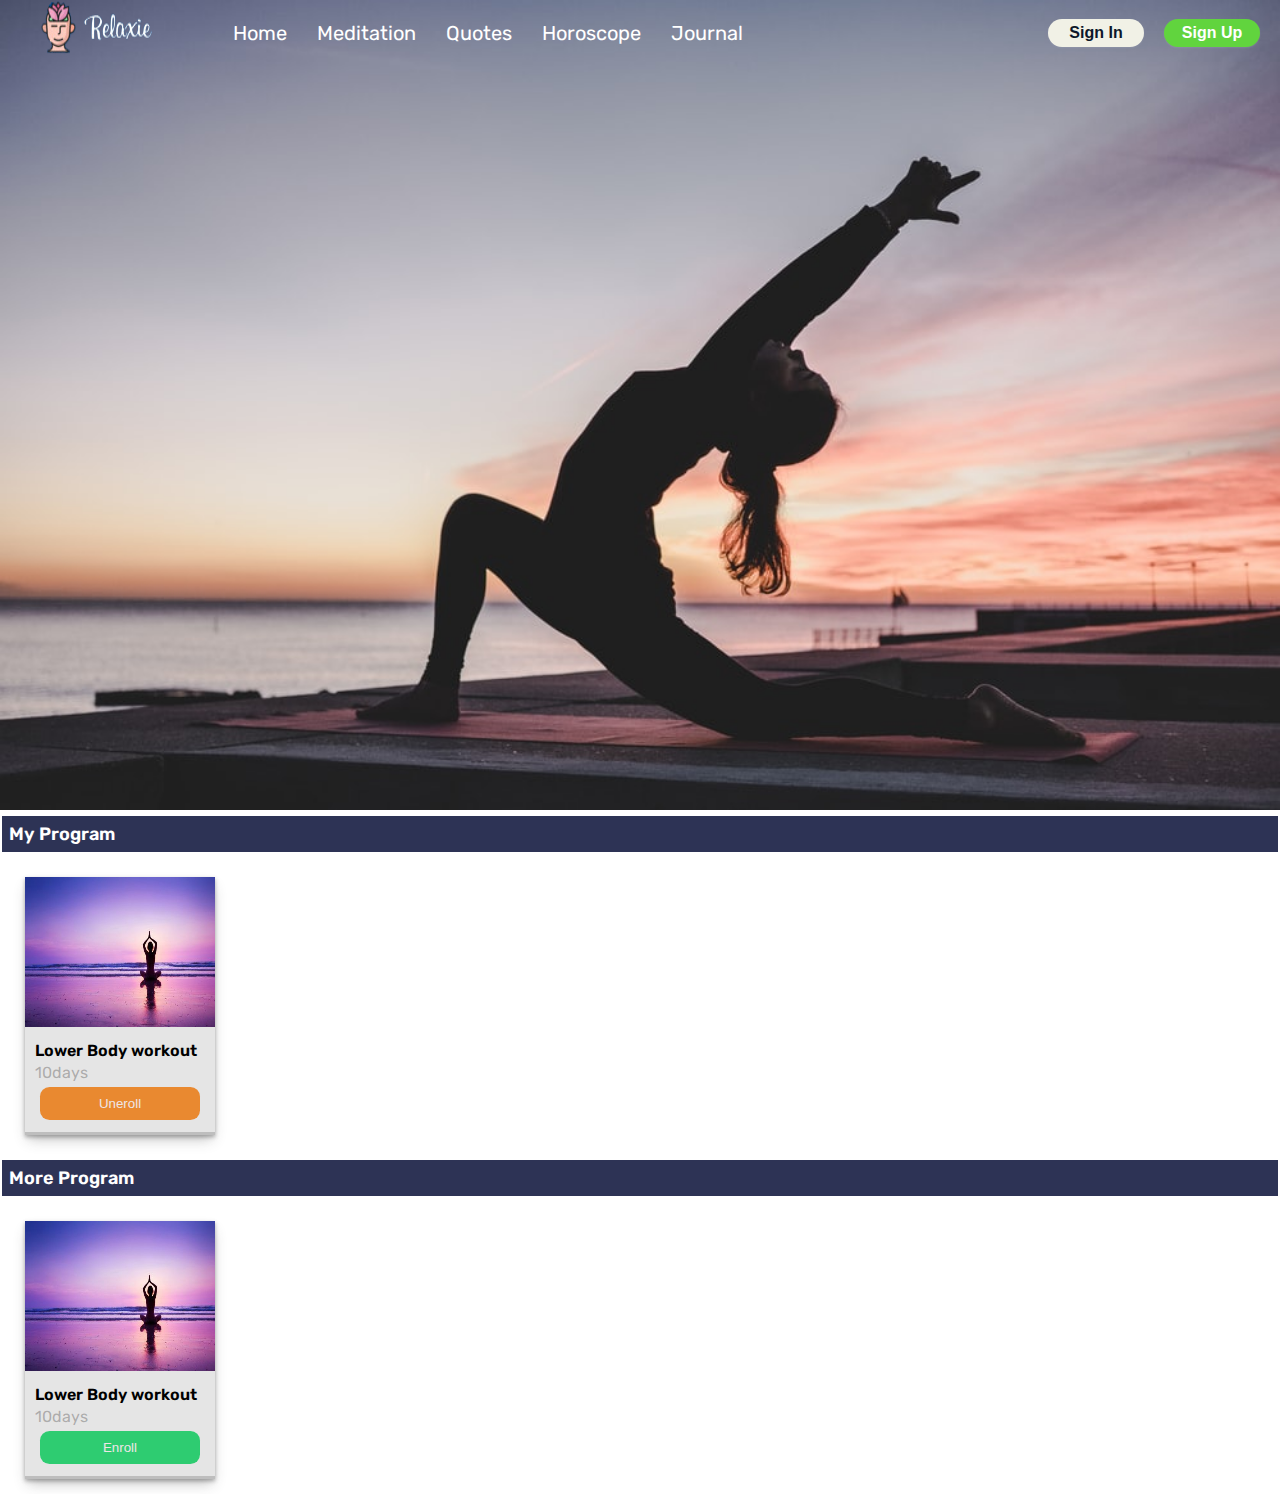
<file: Meditation/index.html>
<!DOCTYPE html>
<html lang="en">
<head>
    <meta charset="UTF-8">
    <meta http-equiv="X-UA-Compatible" content="IE=edge">
    <meta name="viewport" content="width=device-width, initial-scale=1.0">
    <title>Meditation</title>
    <link rel="stylesheet" href="style.css">
</head>
<body>
    <div id="nav">
        <nav id="navbar">
            <div id="nav-logo"><img src="logo2.png" id="logo"></div>
            <ul id="nav-content">
                <li class="page_links">
                    <a href="../index.html">Home</a>
                </li>
                <li class="page_links">
                    <a href="../meditation/index.html">Meditation</a>
                </li>
                <li class="page_links">
                    <a href="../quotes/index.html">Quotes</a>
                </li>
                <li class="page_links">
                    <a href="../tarot/index.html">Horoscope</a>
                </li>
                <li class="page_links">
                    <a href="../journal/new.html">Journal</a>
                </li>
            </ul>
            <button class="nav-btn ">Sign In</button>
            <button class="nav-btn nav-btn-selected">Sign Up</button>
        </nav>
    </div>
        <div class="container">
            <img src="ss1.jfif" id="slider-img">
        </div>
        <div class="banner">My Program</div>
        <div class="cards-block">
            <div class="cards">
                <div class="card">
                    <div class="animation">
                        <div class="img"><img src="ss3.jpg" alt=""></div>
                        <div class="cardText">
                            <div>Lower Body workout</div>
                            <div class="days">10days</div>
                            <button class="enroll">Uneroll</button>
                        </div>
                        <!-- <button class="enroll">Uneroll</button> -->
                    </div>
                </div>
                </div>            
            </div>
        </div>
        <div class="banner">More Program</div>
        <div class="cards-block">
            <div class="cards">
                <div class="card">
                    <div class="animation">
                        <div class="img"><img src="ss3.jpg" alt=""></div>
                        <div class="cardText">
                            <div>Lower Body workout</div>
                            <div class="days">10days</div>
                            <button class="enroll color">Enroll</button>
                        </div>
                        <!-- <button class="enroll color">Enroll</button> -->
                    </div>
                </div>
                </div>            
            </div>
        </div>
    </div>
    <script src="app.js"></script>
</body>
</html>
</file>
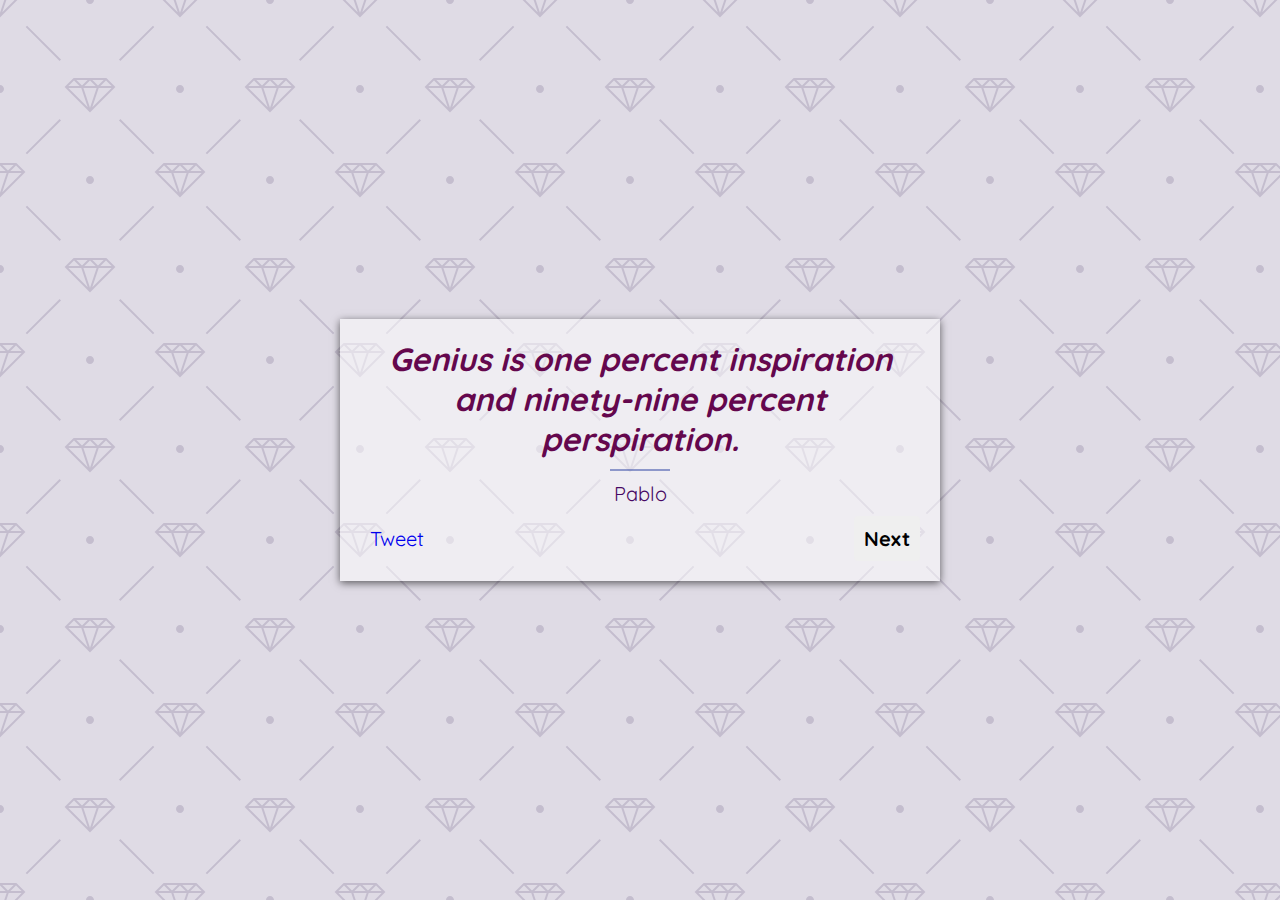
<file: quotes/index.html>
<!DOCTYPE html>
<html lang="en">
<head>
    <meta charset="UTF-8">
    <meta http-equiv="X-UA-Compatible" content="IE=edge">
    <meta name="viewport" content="width=device-width, initial-scale=1.0">
    <title>Quotes</title>
    <link rel="stylesheet" href="style.css">
    <link rel="stylesheet" href="https://cdnjs.cloudflare.com/ajax/libs/font-awesome/6.0.0-beta3/css/all.min.css" integrity="sha512-Fo3rlrZj/k7ujTnHg4CGR2D7kSs0v4LLanw2qksYuRlEzO+tcaEPQogQ0KaoGN26/zrn20ImR1DfuLWnOo7aBA==" crossorigin="anonymous" referrerpolicy="no-referrer" />
</head>
<body>
    <!-- <div id="nav">
        <nav id="navbar">
            <div id="nav-logo"><img src="logo2.png" id="logo"></div>
            <ul id="nav-content">
                <li class="page_links">
                    <a href="../landingpg/landing.html">Home</a>
                </li>
                <li class="page_links">
                    <a href="../Meditation/index.html">Meditation</a>
                </li>
                <li class="page_links">
                    <a href="../quotes/index.html">Quotes</a>
                </li>
                <li class="page_links">
                    <a href="../tarot/index.html">Horoscope</a>
                </li>
                <li class="page_links">
                    <a href="../journal/new.html">Journal</a>
                </li>
            </ul>
            <button class="nav-btn ">Sign In</button>
            <button class="nav-btn nav-btn-selected">Sign Up</button>
        </nav> -->
    <!-- </div> -->
    <div class="container">
        <i class="fas fa-quote-left"></i>
        <h1 class="quote">Genius is one percent inspiration and ninety-nine percent perspiration.</h1>
        <i class="fas fa-quote-right"></i>        
        <hr>
        <p class="author">Pablo</p>
        <div class="buttons">
            <a class="twitter-share-button"
            href="https://twitter.com/intent/tweet?text=Hello%20world">
            Tweet</a>
            <button class="next">Next</button>
        </div>
    </div>
    <script src="app.js"></script>
</body>
</html>
</file>
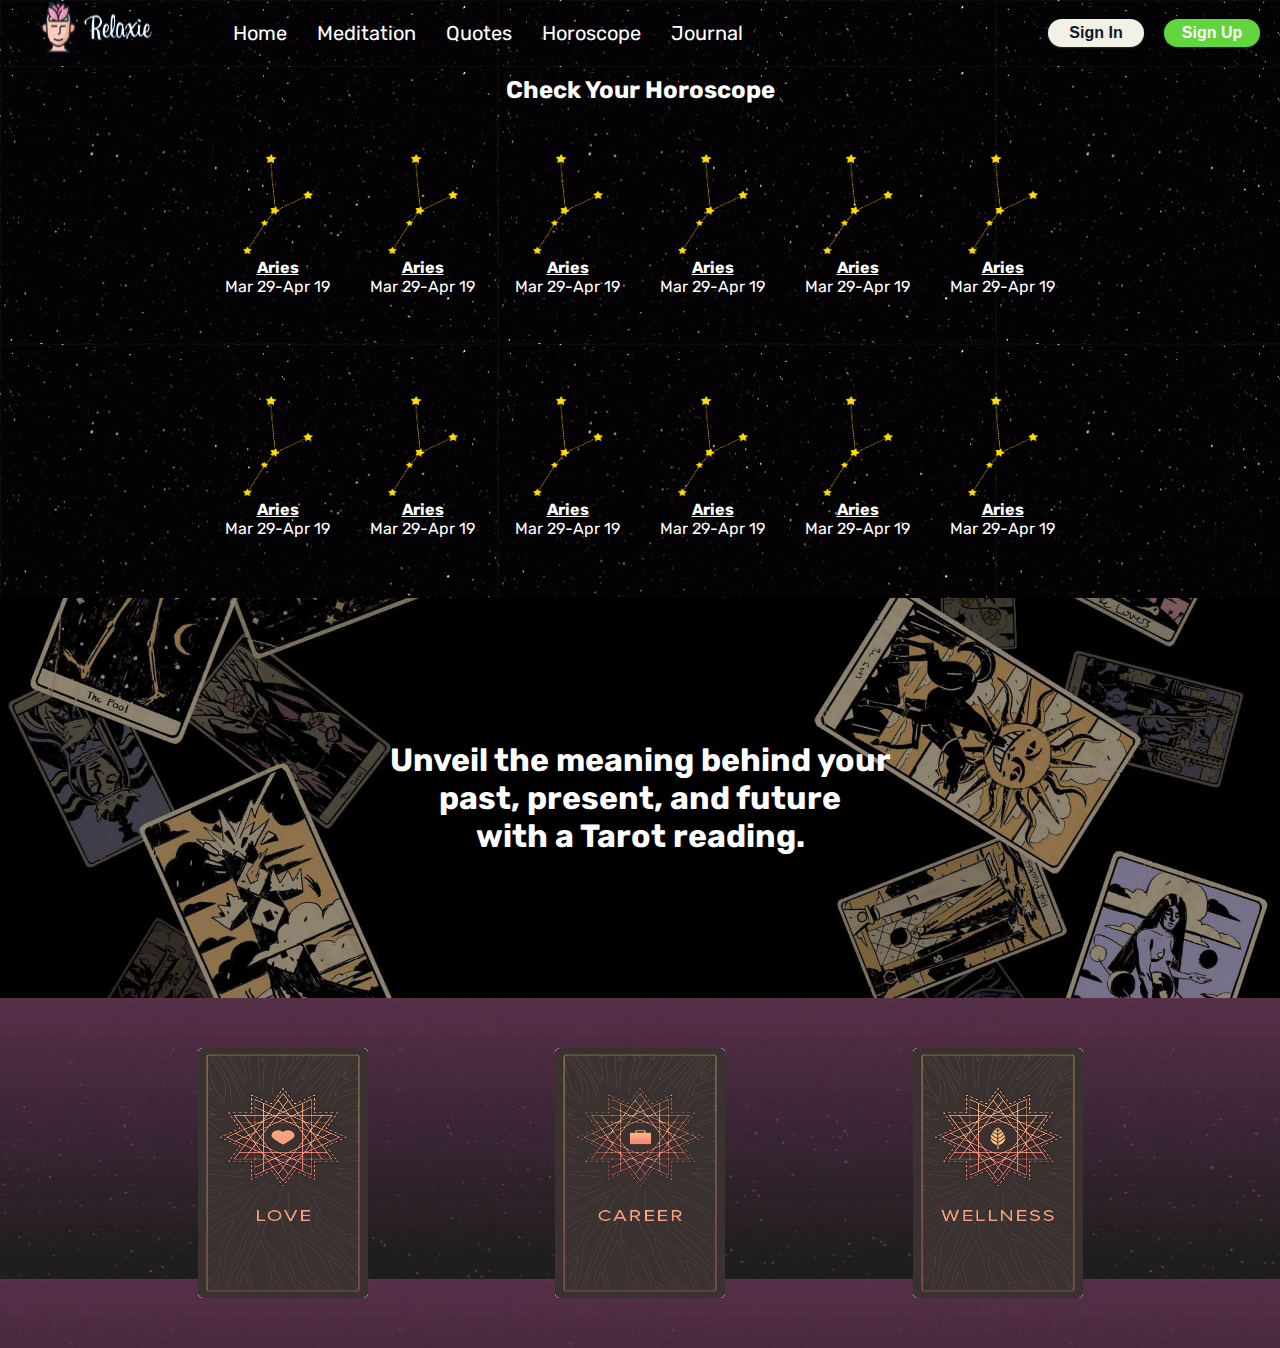
<file: tarot/index.html>
<!DOCTYPE html>
<html lang="en">
<head>
    <meta charset="UTF-8">
    <meta http-equiv="X-UA-Compatible" content="IE=edge">
    <meta name="viewport" content="width=device-width, initial-scale=1.0">
    <title>Tarot</title>
    <link rel="stylesheet" href="style.css">
</head>
<body>
    <div id="nav">
        <nav id="navbar">
            <div id="nav-logo"><img src="logo2.png" id="logo"></div>
            <ul id="nav-content">
                <li class="page_links">
                    <a href="../index.html">Home</a>
                </li>
                <li class="page_links">
                    <a href="../Meditation/index.html">Meditation</a>
                </li>
                <li class="page_links">
                    <a href="../quotes/index.html">Quotes</a>
                </li>
                <li class="page_links">
                    <a href="index.html">Horoscope</a>
                </li>
                <li class="page_links">
                    <a href="../journal/new.html">Journal</a>
                </li>
            </ul>
            <button class="nav-btn ">Sign In</button>
            <button class="nav-btn nav-btn-selected">Sign Up</button>
        </nav>
    </div>
    <div class="col horoscope">
        <div class="cards-block">
            <div id="additional"><h2>Check Your Horoscope</h2> </div>
            <div class="cards">
                <div class="card">
                    <div class="star-img"><img src="pinpng.com-constellation-png-146535.png" alt=""></div>
                    <div class="star-name"><h4>Aries</h4></div>
                    <div class="star-date">Mar 29-Apr 19</div>
                </div>
                <div class="card">
                    <div class="star-img"><img src="pinpng.com-constellation-png-146535.png" alt=""></div>
                    <div class="star-name"><h4>Aries</h4></div>
                    <div class="star-date">Mar 29-Apr 19</div>
                </div>
                <div class="card">
                    <div class="star-img"><img src="pinpng.com-constellation-png-146535.png" alt=""></div>
                    <div class="star-name"><h4>Aries</h4></div>
                    <div class="star-date">Mar 29-Apr 19</div>
                </div>
                <div class="card">
                    <div class="star-img"><img src="pinpng.com-constellation-png-146535.png" alt=""></div>
                    <div class="star-name"><h4>Aries</h4></div>
                    <div class="star-date">Mar 29-Apr 19</div>
                </div>
                <div class="card">
                    <div class="star-img"><img src="pinpng.com-constellation-png-146535.png" alt=""></div>
                    <div class="star-name"><h4>Aries</h4></div>
                    <div class="star-date">Mar 29-Apr 19</div>
                </div>
                <div class="card">
                    <div class="star-img"><img src="pinpng.com-constellation-png-146535.png" alt=""></div>
                    <div class="star-name"><h4>Aries</h4></div>
                    <div class="star-date">Mar 29-Apr 19</div>
                </div>
            </div>
            <div class="cards">
                <div class="card">
                    <div class="star-img"><img src="pinpng.com-constellation-png-146535.png" alt=""></div>
                    <div class="star-name"><h4>Aries</h4></div>
                    <div class="star-date">Mar 29-Apr 19</div>
                </div>
                <div class="card">
                    <div class="star-img"><img src="pinpng.com-constellation-png-146535.png" alt=""></div>
                    <div class="star-name"><h4>Aries</h4></div>
                    <div class="star-date">Mar 29-Apr 19</div>
                </div>
                <div class="card">
                    <div class="star-img"><img src="pinpng.com-constellation-png-146535.png" alt=""></div>
                    <div class="star-name"><h4>Aries</h4></div>
                    <div class="star-date">Mar 29-Apr 19</div>
                </div>
                <div class="card">
                    <div class="star-img"><img src="pinpng.com-constellation-png-146535.png" alt=""></div>
                    <div class="star-name"><h4>Aries</h4></div>
                    <div class="star-date">Mar 29-Apr 19</div>
                </div>
                <div class="card">
                    <div class="star-img"><img src="pinpng.com-constellation-png-146535.png" alt=""></div>
                    <div class="star-name"><h4>Aries</h4></div>
                    <div class="star-date">Mar 29-Apr 19</div>
                </div>
                <div class="card">
                    <div class="star-img"><img src="pinpng.com-constellation-png-146535.png" alt=""></div>
                    <div class="star-name"><h4>Aries</h4></div>
                    <div class="star-date">Mar 29-Apr 19</div>
                </div>
            </div>
        </div>
    </div>
    <div class="col tarot-intro">
        <div><h1>Unveil the meaning behind your<br> past, present, and future<br> with a Tarot reading.</h1></div>
    </div>
    <div class="col tarot">
        <div class="cards">
            <div class="tarot-card">
                <div class="tarot-img"><img src="love-tarot.png" alt="" class="tarot-img"></div>
                <!-- <div class="tarot-name"><h4>Draw card ></h4></div> -->
            </div>
            <div class="tarot-card">
                <div class="tarot-img"><img src="career-tarot.png" alt="" class="tarot-img"></div>
                <!-- <div class="tarot-name"><h4>Draw card > </h4> </div> -->
            </div>
            <div class="tarot-card">
                <div class="tarot-img"><img src="health-tarot.png" alt="" class="tarot-img"></div>
                <!-- <div class="tarot-name"><h4>Draw card > </h4></div> -->
            </div>
        </div>
    </div>
</body>
</html>
</file>
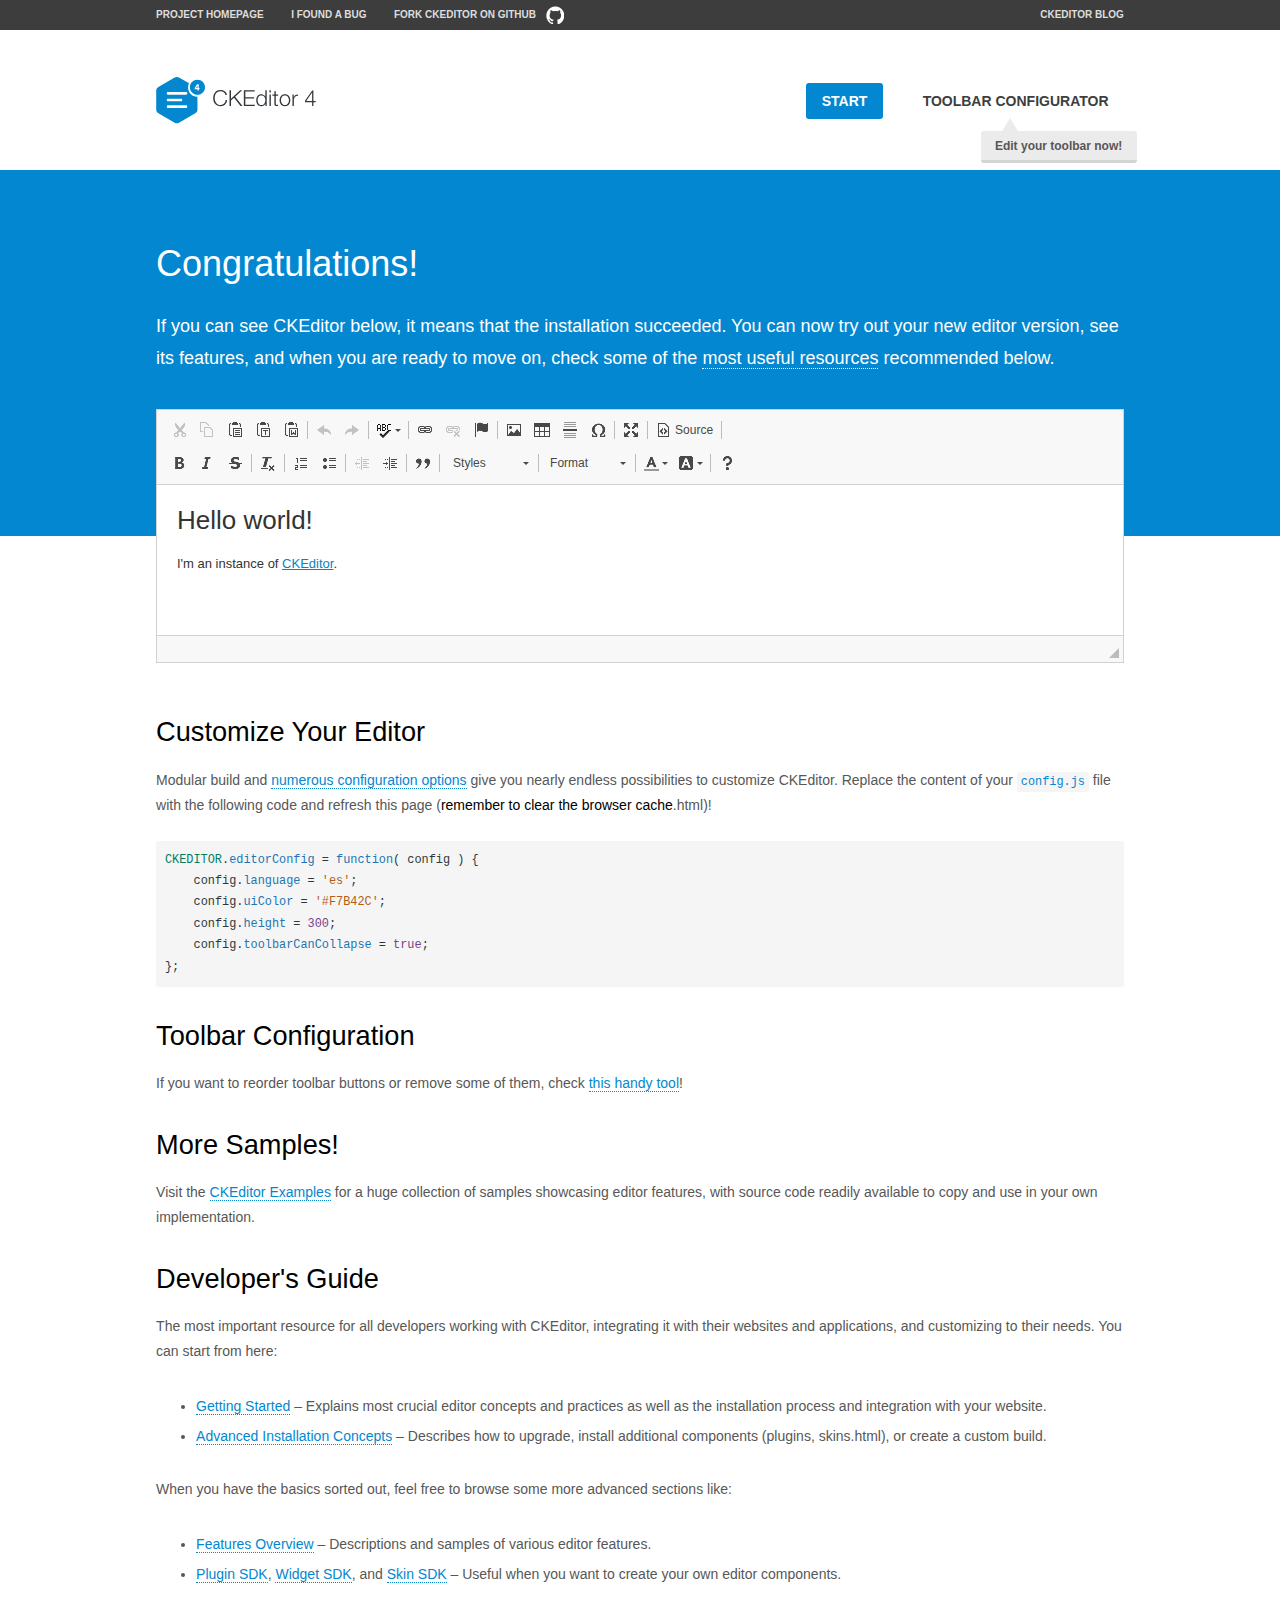
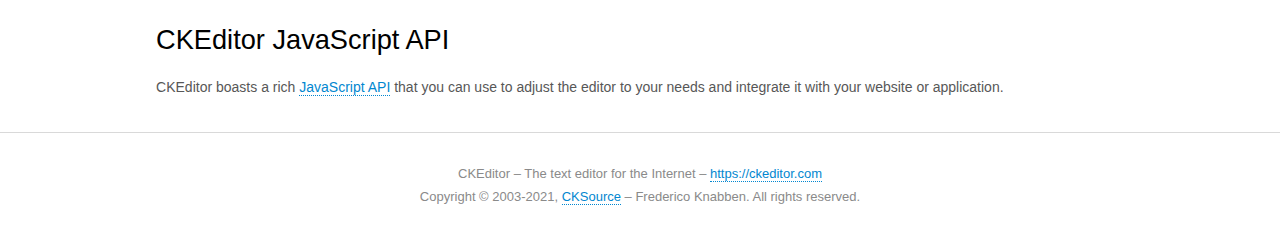
<file: journal/ckeditor/samples/index.html>
<!DOCTYPE html>
<!--
Copyright (c) 2003-2021, CKSource - Frederico Knabben. All rights reserved.
For licensing, see LICENSE.md or https://ckeditor.com/legal/ckeditor-oss-license
-->
<html lang="en">
<head>
	<meta charset="utf-8">
	<title>CKEditor Sample</title>
	<script src="../ckeditor.js"></script>
	<script src="js/sample.js"></script>
	<link rel="stylesheet" href="css/samples.css">
	<link rel="stylesheet" href="toolbarconfigurator/lib/codemirror/neo.css">
	<meta name="viewport" content="width=device-width,initial-scale=1">
	<meta name="description" content="Try the latest sample of CKEditor 4 and learn more about customizing your WYSIWYG editor with endless possibilities.">
</head>
<body id="main">

<nav class="navigation-a">
	<div class="grid-container">
		<ul class="navigation-a-left grid-width-70">
			<li><a href="https://ckeditor.com/ckeditor-4/">Project Homepage</a></li>
			<li><a href="https://github.com/ckeditor/ckeditor4/issues">I found a bug</a></li>
			<li><a href="https://github.com/ckeditor/ckeditor4" class="icon-pos-right icon-navigation-a-github">Fork CKEditor on GitHub</a></li>
		</ul>
		<ul class="navigation-a-right grid-width-30">
			<li><a href="https://ckeditor.com/blog/">CKEditor Blog</a></li>
		</ul>
	</div>
</nav>

<header class="header-a">
	<div class="grid-container">
		<h1 class="header-a-logo grid-width-30">
			<a href="index.html"><img src="img/logo.svg" onerror="this.src='img/logo.png'; this.onerror=null;" alt="CKEditor Sample"></a>
		</h1>

		<nav class="navigation-b grid-width-70">
			<ul>
				<li><a href="index.html" class="button-a button-a-background">Start</a></li>
				<li><a href="toolbarconfigurator/index.html" class="button-a">Toolbar configurator <span class="balloon-a balloon-a-nw">Edit your toolbar now!</span></a></li>
			</ul>
		</nav>
	</div>
</header>

<main>
	<div class="adjoined-top">
		<div class="grid-container">
			<div class="content grid-width-100">
				<h1>Congratulations!</h1>
				<p>
					If you can see CKEditor below, it means that the installation succeeded.
					You can now try out your new editor version, see its features, and when you are ready to move on, check some of the <a href="#sample-customize">most useful resources</a> recommended below.
				</p>
			</div>
		</div>
	</div>
	<div class="adjoined-bottom">
		<div class="grid-container">
			<div class="grid-width-100">
				<div id="editor">
					<h1>Hello world!</h1>
					<p>I'm an instance of <a href="https://ckeditor.com">CKEditor</a>.</p>
				</div>
			</div>
		</div>
	</div>

	<div class="grid-container">
		<div class="content grid-width-100">
			<section id="sample-customize">
				<h2>Customize Your Editor</h2>
				<p>Modular build and <a href="https://ckeditor.com/docs/ckeditor4/latest/guide/dev_configuration.html">numerous configuration options</a> give you nearly endless possibilities to customize CKEditor. Replace the content of your <code><a href="../config.js">config.js</a></code> file with the following code and refresh this page (<strong>remember to clear the browser cache</strong>.html)!</p>
		<pre class="cm-s-neo CodeMirror"><code><span style="padding-right: 0.1px;"><span class="cm-variable">CKEDITOR</span>.<span class="cm-property">editorConfig</span> <span class="cm-operator">=</span> <span class="cm-keyword">function</span>( <span class="cm-def">config</span> ) {</span>
<span style="padding-right: 0.1px;"><span class="cm-tab">	</span><span class="cm-variable-2">config</span>.<span class="cm-property">language</span> <span class="cm-operator">=</span> <span class="cm-string">'es'</span>;</span>
<span style="padding-right: 0.1px;"><span class="cm-tab">	</span><span class="cm-variable-2">config</span>.<span class="cm-property">uiColor</span> <span class="cm-operator">=</span> <span class="cm-string">'#F7B42C'</span>;</span>
<span style="padding-right: 0.1px;"><span class="cm-tab">	</span><span class="cm-variable-2">config</span>.<span class="cm-property">height</span> <span class="cm-operator">=</span> <span class="cm-number">300</span>;</span>
<span style="padding-right: 0.1px;"><span class="cm-tab">	</span><span class="cm-variable-2">config</span>.<span class="cm-property">toolbarCanCollapse</span> <span class="cm-operator">=</span> <span class="cm-atom">true</span>;</span>
<span style="padding-right: 0.1px;">};</span></code></pre>
			</section>

			<section>
				<h2>Toolbar Configuration</h2>
				<p>If you want to reorder toolbar buttons or remove some of them, check <a href="toolbarconfigurator/index.html">this handy tool</a>!</p>
			</section>

			<section>
				<h2>More Samples!</h2>
				<p>Visit the <a href="https://ckeditor.com/docs/ckeditor4/latest/examples/index.html">CKEditor Examples</a> for a huge collection of samples showcasing editor features, with source code readily available to copy and use in your own implementation.</p>
			</section>

			<section>
				<h2>Developer's Guide</h2>
				<p>The most important resource for all developers working with CKEditor, integrating it with their websites and applications, and customizing to their needs. You can start from here:</p>
				<ul>
					<li><a href="https://ckeditor.com/docs/ckeditor4/latest/guide/dev_installation.html">Getting Started</a> &ndash; Explains most crucial editor concepts and practices as well as the installation process and integration with your website.</li>
					<li><a href="https://ckeditor.com/docs/ckeditor4/latest/guide/dev_advanced_installation.html">Advanced Installation Concepts</a> &ndash; Describes how to upgrade, install additional components (plugins, skins.html), or create a custom build.</li>
				</ul>
					<p>When you have the basics sorted out, feel free to browse some more advanced sections like:</p>
				<ul>
					<li><a href="https://ckeditor.com/docs/ckeditor4/latest/features/index.html">Features Overview</a> &ndash; Descriptions and samples of various editor features.</li>
					<li><a href="https://ckeditor.com/docs/ckeditor4/latest/guide/plugin_sdk_intro.html">Plugin SDK</a>, <a href="https://ckeditor.com/docs/ckeditor4/latest/guide/widget_sdk_intro.html">Widget SDK</a>, and <a href="https://ckeditor.com/docs/ckeditor4/latest/guide/skin_sdk_intro.html">Skin SDK</a> &ndash; Useful when you want to create your own editor components.</li>
				</ul>
			</section>

			<section>
				<h2>CKEditor JavaScript API</h2>
				<p>CKEditor boasts a rich <a href="https://ckeditor.com/docs/ckeditor4/latest/api/index.html">JavaScript API</a> that you can use to adjust the editor to your needs and integrate it with your website or application.</p>
			</section>
		</div>
	</div>
</main>

<footer class="footer-a grid-container">
	<div class="grid-container">
		<p class="grid-width-100">
			CKEditor &ndash; The text editor for the Internet &ndash; <a class="samples" href="https://ckeditor.com/">https://ckeditor.com</a>
		</p>
		<p class="grid-width-100" id="copy">
			Copyright &copy; 2003-2021, <a class="samples" href="https://cksource.com/">CKSource</a> &ndash; Frederico Knabben. All rights reserved.
		</p>
	</div>
</footer>
<script>
	initSample();
</script>

</body>
</html>
</file>
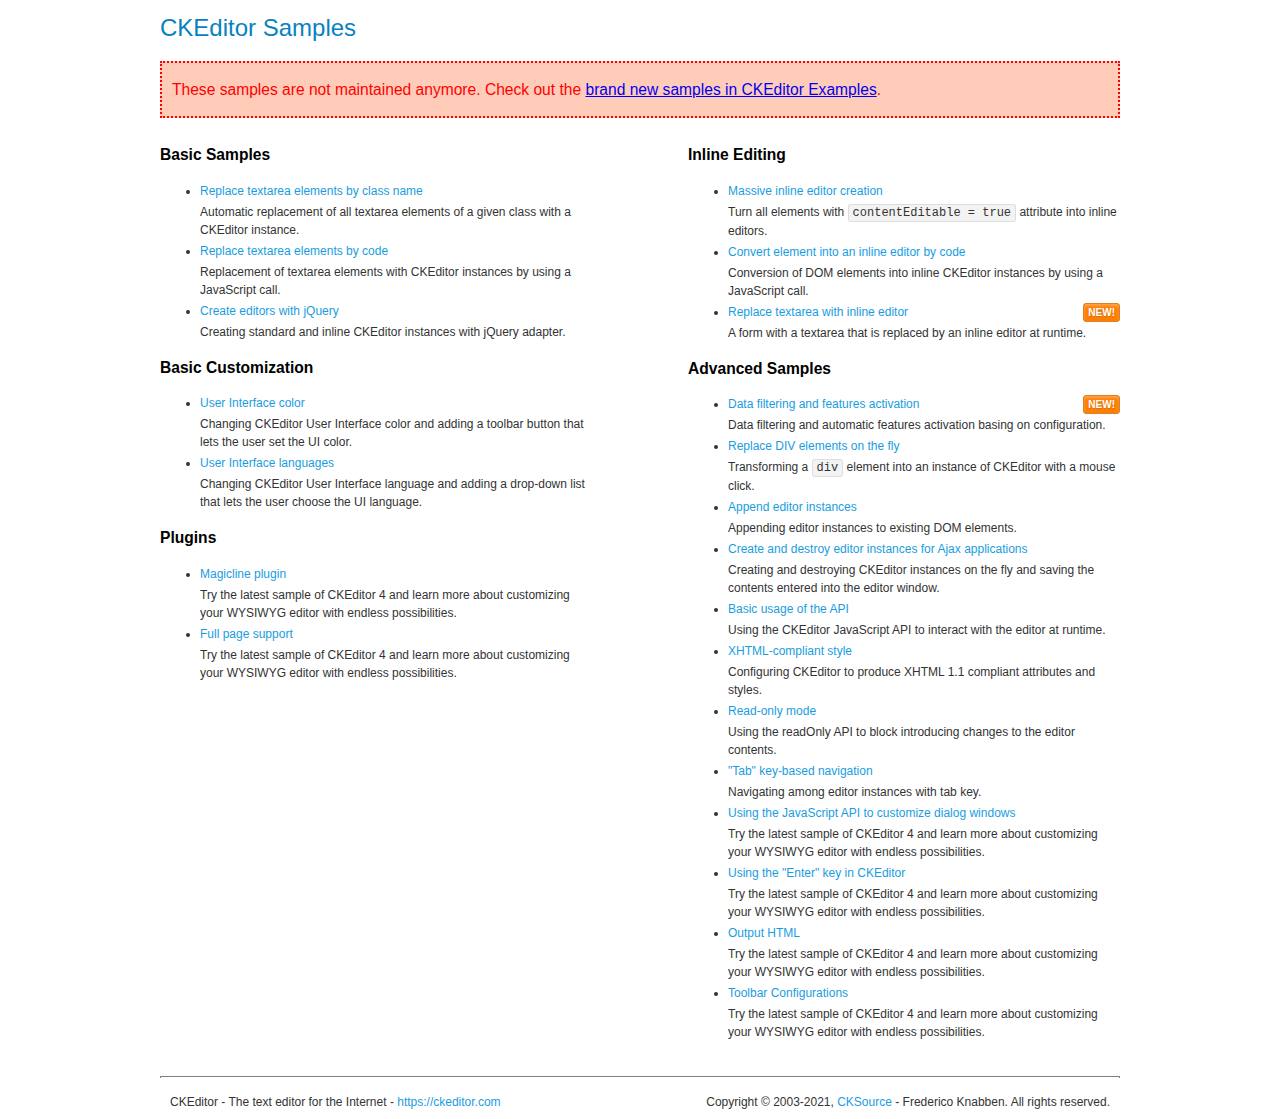
<file: journal/ckeditor/samples/old/index.html>
<!DOCTYPE html>
<!--
Copyright (c) 2003-2021, CKSource - Frederico Knabben. All rights reserved.
For licensing, see LICENSE.md or https://ckeditor.com/legal/ckeditor-oss-license
-->
<html lang="en">
<head>
	<meta charset="utf-8">
	<title>CKEditor Samples</title>
	<link rel="stylesheet" href="sample.css">
	<meta name="description" content="Try the latest sample of CKEditor 4 and learn more about customizing your WYSIWYG editor with endless possibilities.">
</head>
<body>
	<h1 class="samples">
		CKEditor Samples
	</h1>
	<div class="warning deprecated">
		These samples are not maintained anymore. Check out the <a href="https://ckeditor.com/docs/ckeditor4/latest/examples/index.html">brand new samples in CKEditor Examples</a>.
	</div>
	<div class="twoColumns">
		<div class="twoColumnsLeft">
			<h2 class="samples">
				Basic Samples
			</h2>
			<dl class="samples">
				<dt><a class="samples" href="replacebyclass.html">Replace textarea elements by class name</a></dt>
				<dd>Automatic replacement of all textarea elements of a given class with a CKEditor instance.</dd>

				<dt><a class="samples" href="replacebycode.html">Replace textarea elements by code</a></dt>
				<dd>Replacement of textarea elements with CKEditor instances by using a JavaScript call.</dd>

				<dt><a class="samples" href="jquery.html">Create editors with jQuery</a></dt>
				<dd>Creating standard and inline CKEditor instances with jQuery adapter.</dd>
			</dl>

			<h2 class="samples">
				Basic Customization
			</h2>
			<dl class="samples">
				<dt><a class="samples" href="uicolor.html">User Interface color</a></dt>
				<dd>Changing CKEditor User Interface color and adding a toolbar button that lets the user set the UI color.</dd>

				<dt><a class="samples" href="uilanguages.html">User Interface languages</a></dt>
				<dd>Changing CKEditor User Interface language and adding a drop-down list that lets the user choose the UI language.</dd>
			</dl>


			<h2 class="samples">Plugins</h2>
<dl class="samples">
<dt><a class="samples" href="magicline/magicline.html">Magicline plugin</a></dt>
<dd>Try the latest sample of CKEditor 4 and learn more about customizing your WYSIWYG editor with endless possibilities.</dd>

<dt><a class="samples" href="wysiwygarea/fullpage.html">Full page support</a></dt>
<dd>Try the latest sample of CKEditor 4 and learn more about customizing your WYSIWYG editor with endless possibilities.</dd>
</dl>
		</div>
		<div class="twoColumnsRight">
			<h2 class="samples">
				Inline Editing
			</h2>
			<dl class="samples">
				<dt><a class="samples" href="inlineall.html">Massive inline editor creation</a></dt>
				<dd>Turn all elements with <code>contentEditable = true</code> attribute into inline editors.</dd>

				<dt><a class="samples" href="inlinebycode.html">Convert element into an inline editor by code</a></dt>
				<dd>Conversion of DOM elements into inline CKEditor instances by using a JavaScript call.</dd>

				<dt><a class="samples" href="inlinetextarea.html">Replace textarea with inline editor</a> <span class="new">New!</span></dt>
				<dd>A form with a textarea that is replaced by an inline editor at runtime.</dd>

				
			</dl>

			<h2 class="samples">
				Advanced Samples
			</h2>
			<dl class="samples">
				<dt><a class="samples" href="datafiltering.html">Data filtering and features activation</a> <span class="new">New!</span></dt>
				<dd>Data filtering and automatic features activation basing on configuration.</dd>

				<dt><a class="samples" href="divreplace.html">Replace DIV elements on the fly</a></dt>
				<dd>Transforming a <code>div</code> element into an instance of CKEditor with a mouse click.</dd>

				<dt><a class="samples" href="appendto.html">Append editor instances</a></dt>
				<dd>Appending editor instances to existing DOM elements.</dd>

				<dt><a class="samples" href="ajax.html">Create and destroy editor instances for Ajax applications</a></dt>
				<dd>Creating and destroying CKEditor instances on the fly and saving the contents entered into the editor window.</dd>

				<dt><a class="samples" href="api.html">Basic usage of the API</a></dt>
				<dd>Using the CKEditor JavaScript API to interact with the editor at runtime.</dd>

				<dt><a class="samples" href="xhtmlstyle.html">XHTML-compliant style</a></dt>
				<dd>Configuring CKEditor to produce XHTML 1.1 compliant attributes and styles.</dd>

				<dt><a class="samples" href="readonly.html">Read-only mode</a></dt>
				<dd>Using the readOnly API to block introducing changes to the editor contents.</dd>

				<dt><a class="samples" href="tabindex.html">"Tab" key-based navigation</a></dt>
				<dd>Navigating among editor instances with tab key.</dd>


				
<dt><a class="samples" href="dialog/dialog.html">Using the JavaScript API to customize dialog windows</a></dt>
<dd>Try the latest sample of CKEditor 4 and learn more about customizing your WYSIWYG editor with endless possibilities.</dd>

<dt><a class="samples" href="enterkey/enterkey.html">Using the &quot;Enter&quot; key in CKEditor</a></dt>
<dd>Try the latest sample of CKEditor 4 and learn more about customizing your WYSIWYG editor with endless possibilities.</dd>

<dt><a class="samples" href="htmlwriter/outputhtml.html">Output HTML</a></dt>
<dd>Try the latest sample of CKEditor 4 and learn more about customizing your WYSIWYG editor with endless possibilities.</dd>

<dt><a class="samples" href="toolbar/toolbar.html">Toolbar Configurations</a></dt>
<dd>Try the latest sample of CKEditor 4 and learn more about customizing your WYSIWYG editor with endless possibilities.</dd>

			</dl>
		</div>
	</div>
	<div id="footer">
		<hr>
		<p>
			CKEditor - The text editor for the Internet - <a class="samples" href="https://ckeditor.com/">https://ckeditor.com</a>
		</p>
		<p id="copy">
			Copyright &copy; 2003-2021, <a class="samples" href="https://cksource.com/">CKSource</a> - Frederico Knabben. All rights reserved.
		</p>
	</div>
</body>
</html>
</file>
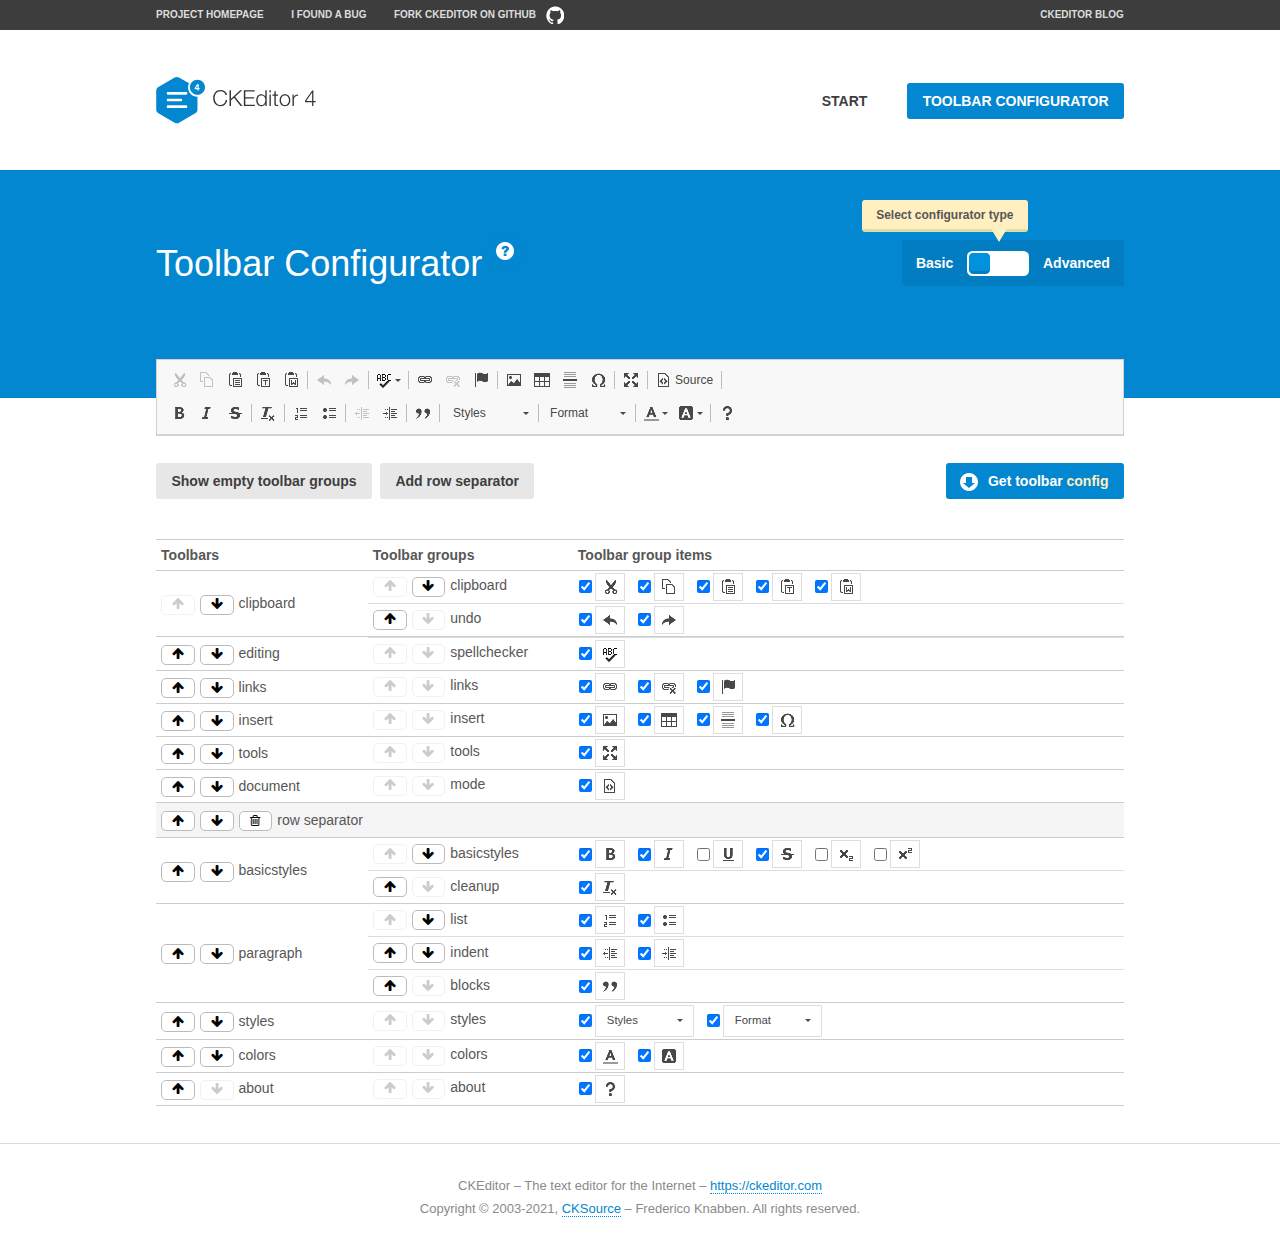
<file: journal/ckeditor/samples/toolbarconfigurator/index.html>
<!DOCTYPE html>
<!--
Copyright (c) 2003-2021, CKSource - Frederico Knabben. All rights reserved.
For licensing, see LICENSE.md or https://ckeditor.com/legal/ckeditor-oss-license
-->
<!--[if IE 8]><html class="ie8"><![endif]-->
<!--[if gt IE 8]><html><![endif]-->
<!--[if !IE]><!--><html lang="en"><!--<![endif]-->
<head>
	<meta charset="utf-8">
	<title>Toolbar Configurator</title>
	<script src="../../ckeditor.js"></script>
	<script>
		if ( CKEDITOR.env.ie && CKEDITOR.env.version < 9 )
			CKEDITOR.tools.enableHtml5Elements( document );
	</script>
	<link rel="stylesheet" href="lib/codemirror/codemirror.css">
	<link rel="stylesheet" href="lib/codemirror/show-hint.css">
	<link rel="stylesheet" href="lib/codemirror/neo.css">
	<link rel="stylesheet" href="css/fontello.css">
	<link rel="stylesheet" href="../css/samples.css">
	<meta name="description" content="Try the latest sample of CKEditor 4 and learn more about customizing your WYSIWYG editor with endless possibilities.">
</head>
<body id="toolbar">

<nav class="navigation-a">
	<div class="grid-container">
		<ul class="navigation-a-left grid-width-70">
			<li><a href="https://ckeditor.com/ckeditor-4/">Project Homepage</a></li>
			<li><a href="https://github.com/ckeditor/ckeditor4/issues">I found a bug</a></li>
			<li><a href="https://github.com/ckeditor/ckeditor4" class="icon-pos-right icon-navigation-a-github">Fork CKEditor on GitHub</a></li>
		</ul>
		<ul class="navigation-a-right grid-width-30">
			<li><a href="https://ckeditor.com/blog/">CKEditor Blog</a></li>
		</ul>
	</div>
</nav>

<header class="header-a">
	<div class="grid-container">
		<h1 class="header-a-logo grid-width-30">
			<a href="../index.html"><img src="../img/logo.svg" onerror="this.src='../img/logo.png'; this.onerror=null;" alt="CKEditor Logo"></a>
		</h1>
		<nav class="navigation-b grid-width-70">
			<ul>
				<li><a href="../index.html"  class="button-a">Start</a></li>
				<li><a href="index.html"  class="button-a button-a-background">Toolbar configurator</a></li>
			</ul>
		</nav>
	</div>
</header>

<main>
	<div class="adjoined-top">
		<div class="grid-container">
			<div class="content grid-width-100">
				<div class="grid-container-nested">
					<h1 class="grid-width-60">
						Toolbar Configurator
						<a href="#help-content" type="button" title="Configurator help" id="help" class="button-a button-a-background button-a-no-text icon-pos-left icon-question-mark">Help</a>
					</h1>

					<div class="grid-width-40 grid-switch-magic">
						<div class="switch">
							<span class="balloon-a balloon-a-se">Select configurator type</span>
							<input type="radio" name="radio" data-num="1" id="radio-basic" />
							<input type="radio" name="radio" data-num="2" id="radio-advanced" />
							<label data-for="1" for="radio-basic">Basic</label>
							<span class="switch-inner">
								<span class="handler"></span>
							</span>
							<label data-for="2" for="radio-advanced">Advanced</label>
						</div>
					</div>
				</div>
			</div>
		</div>
	</div>
	<div class="adjoined-bottom">
		<div class="grid-container">
			<div class="grid-width-100">
				<div class="editors-container">
					<div id="editor-basic"></div>
					<div id="editor-advanced"></div>
				</div>
			</div>
		</div>
	</div>

	<div class="grid-container configurator">
		<div class="content grid-width-100">
			<div class="configurator">
				<div>
					<div id="toolbarModifierWrapper"></div>
				</div>
			</div>
		</div>
	</div>

	<div id="help-content">
		<div class="grid-container">
			<div class="grid-width-100">
				<h2>What Am I Doing Here?</h2>

				<div class="grid-container grid-container-nested">
					<div class="basic">
						<div class="grid-width-50">
							<p>Arrange <a href="https://ckeditor.com/docs/ckeditor4/latest/api/CKEDITOR_config.html#cfg-toolbarGroups">toolbar groups</a>, toggle <a href="https://ckeditor.com/docs/ckeditor4/latest/api/CKEDITOR_config.html#cfg-removeButtons">button visibility</a> according to your needs and get your toolbar configuration.</p>
							<p>You can replace the content of the <a href="../../config.js"><code>config.js</code></a> file with the generated configuration. If you already set some configuration options you will need to merge both configurations.</p>
						</div>
						<div class="grid-width-50">
							<p>Read more about different ways of <a href="https://ckeditor.com/docs/ckeditor4/latest/guide/dev_configuration.html">setting configuration</a> and do not forget about <strong>clearing browser cache</strong>.</p>
							<p>Arranging toolbar groups is the recommended way of configuring the toolbar, but if you need more freedom you can use the <a href="#advanced">advanced configurator</a>.</p>
						</div>
					</div>
					<div class="advanced" style="display: none;">
						<div class="grid-width-50">
							<p>With this code editor you can edit your <a href="https://ckeditor.com/docs/ckeditor4/latest/api/CKEDITOR_config.html#cfg-toolbar">toolbar configuration</a> live.</p>
							<p>You can replace the content of the <a href="../../config.js"><code>config.js</code></a> file with the generated configuration. If you already set some configuration options you will need to merge both configurations.</p>
						</div>
						<div class="grid-width-50">
							<p>Read more about different ways of <a href="https://ckeditor.com/docs/ckeditor4/latest/guide/dev_configuration.html">setting configuration</a> and do not forget about <strong>clearing browser cache</strong>.</p>
						</div>
					</div>
				</div>

				<p class="grid-container grid-container-nested">
					<button type="button" class="help-content-close grid-width-100 button-a button-a-background">Got it. Let's play!</button>
				</p>
			</div>
		</div>
	</div>
</main>

<footer class="footer-a grid-container">
	<p class="grid-width-100">
		CKEditor &ndash; The text editor for the Internet &ndash; <a class="samples" href="https://ckeditor.com/">https://ckeditor.com</a>
	</p>
	<p class="grid-width-100" id="copy">
		Copyright &copy; 2003-2021, <a class="samples" href="https://cksource.com/">CKSource</a> &ndash; Frederico Knabben. All rights reserved.
	</p>
</footer>

<script src="lib/codemirror/codemirror.js"></script>
<script src="lib/codemirror/javascript.js"></script>
<script src="lib/codemirror/show-hint.js"></script>

<script src="js/fulltoolbareditor.js"></script>
<script src="js/abstracttoolbarmodifier.js"></script>
<script src="js/toolbarmodifier.js"></script>
<script src="js/toolbartextmodifier.js"></script>
<script src="../js/sf.js"></script>

<script>
	( function() {
		'use strict';

		var mode = ( window.location.hash.substr( 1 ) === 'advanced' ) ? 'advanced' : 'basic',
			configuratorSection = CKEDITOR.document.findOne( 'main > .grid-container.configurator' ),
			basicInstruction = CKEDITOR.document.findOne( '#help-content .basic' ),
			advancedInstruction = CKEDITOR.document.findOne( '#help-content .advanced' ),

			// Configurator mode switcher.
			modeSwitchBasic = CKEDITOR.document.getById( 'radio-basic' ),
			modeSwitchAdvanced = CKEDITOR.document.getById( 'radio-advanced' );

		// Initial setup
		function updateSwitcher() {
			if ( mode === 'advanced' ) {
				modeSwitchAdvanced.$.checked = true;
			} else {
				modeSwitchBasic.$.checked = true;
			}
		}

		updateSwitcher();

		CKEDITOR.document.getWindow().on( 'hashchange', function( e ) {
			var hash = window.location.hash.substr( 1 );
			if ( !( hash === 'advanced' || hash === 'basic' ) ) {
				return;
			}
			mode = hash;
			onToolbarsDone( mode );
		} );

		CKEDITOR.document.getWindow().on( 'resize', function() {
			updateToolbar( ( mode === 'basic' ? toolbarModifier : toolbarTextModifier )[ 'editorInstance' ] );
		} );

		function onRefresh( modifier ) {
			modifier = modifier || this;

			if ( mode === 'basic' && modifier instanceof ToolbarConfigurator.ToolbarTextModifier ) {
				return;
			}

			// CodeMirror container becomes visible, so we need to refresh and to avoid rendering problems.
			if ( mode === 'advanced' && modifier instanceof ToolbarConfigurator.ToolbarTextModifier ) {
				modifier.codeContainer.refresh();
			}

			updateToolbar( modifier.editorInstance );
		}

		function updateToolbar( editor ) {
			var editorContainer = editor.container;

			// Not always editor is loaded.
			if ( !editorContainer ) {
				return;
			}

			var displayStyle = editorContainer.getStyle( 'display' );

			editorContainer.setStyle( 'display', 'block' );

			var newHeight = editorContainer.getSize( 'height' );

			var newMarginTop = parseInt( editorContainer.getComputedStyle( 'margin-top' ), 10 );
			newMarginTop = ( isNaN( newMarginTop ) ? 0 : Number( newMarginTop ) );

			var newMarginBottom = parseInt( editorContainer.getComputedStyle( 'margin-bottom' ), 10 );
			newMarginBottom = ( isNaN( newMarginBottom ) ? 0 : Number( newMarginBottom ) );

			var result = newHeight + newMarginTop + newMarginBottom;

			editorContainer.setStyle( 'display', displayStyle );

			editor.container.getAscendant( 'div' ).setStyle( 'height', result + 'px' );
		}

		var toolbarModifier = new ToolbarConfigurator.ToolbarModifier( 'editor-basic' );

		var done = 0;
		toolbarModifier.init( onToolbarInit );
		toolbarModifier.onRefresh = onRefresh;

		CKEDITOR.document.getById( 'toolbarModifierWrapper' ).append( toolbarModifier.mainContainer );

		var toolbarTextModifier = new ToolbarConfigurator.ToolbarTextModifier( 'editor-advanced' );
		toolbarTextModifier.init( onToolbarInit );
		toolbarTextModifier.onRefresh = onRefresh;

		function onToolbarInit() {
			if ( ++done === 2 ) {
				onToolbarsDone();

				positionSticky.watch( CKEDITOR.document.findOne( '.toolbar' ), function() {
					return mode === 'advanced';
				} );
			}
		}

		function onToolbarsDone() {
			if ( mode === 'basic' ) {
				toggleModeBasic( false );
			} else {
				toggleModeAdvanced( false );
			}

			updateSwitcher();

			setTimeout( function() {
				CKEDITOR.document.findOne( '.editors-container' ).addClass( 'active' );
				CKEDITOR.document.findOne( '#toolbarModifierWrapper' ).addClass( 'active' );
			}, 200 );
		}

		CKEDITOR.document.getById( 'toolbarModifierWrapper' ).append( toolbarTextModifier.mainContainer );

		function toogleModeSwitch( onElement, offElement, onModifier, offModifier ) {
			onElement.addClass( 'fancy-button-active' );
			offElement.removeClass( 'fancy-button-active' );

			onModifier.showUI();
			offModifier.hideUI();
		}

		function toggleModeBasic( callOnRefresh ) {
			callOnRefresh = ( callOnRefresh !== false );
			mode = 'basic';
			window.location.hash = '#basic';
			toogleModeSwitch( modeSwitchBasic, modeSwitchAdvanced, toolbarModifier, toolbarTextModifier );

			configuratorSection.removeClass( 'freed-width' );
			basicInstruction.show();
			advancedInstruction.hide();

			callOnRefresh && onRefresh( toolbarModifier );
		}

		function toggleModeAdvanced( callOnRefresh ) {
			callOnRefresh = ( callOnRefresh !== false );
			mode = 'advanced';
			window.location.hash = '#advanced';
			toogleModeSwitch( modeSwitchAdvanced, modeSwitchBasic, toolbarTextModifier, toolbarModifier );

			configuratorSection.addClass( 'freed-width' );
			advancedInstruction.show();
			basicInstruction.hide();

			callOnRefresh && onRefresh( toolbarTextModifier );
		}

		modeSwitchBasic.on( 'click', toggleModeBasic );
		modeSwitchAdvanced.on( 'click', toggleModeAdvanced );

		//
		// Position:sticky for the toolbar.
		//

		// Will make elements behave like they were styled with position:sticky.
		var positionSticky = {
			// Store object: {
			// 		element: CKEDITOR.dom.element, // Element which will float.
			// 		placeholder: CKEDITOR.dom.element, // Placeholder which is place to prevent page bounce.
			// 		isFixed: boolean // Whether element float now.
			// }
			watched: [],

			active: [],

			staticContainer: null,

			init: function() {
				var element = CKEDITOR.dom.element.createFromHtml(
					'<div class="staticContainer">' +
						'<div class="grid-container" >' +
							'<div class="grid-width-100">' +
								'<div class="inner"></div>' +
							'</div>' +
						'</div>' +
					'</div>' );

				this.staticContainer = element.findOne( '.inner' );

				CKEDITOR.document.getBody().append( element );
			},

			watch: function( element, preventFunc ) {
				this.watched.push( {
					element: element,
					placeholder: new CKEDITOR.dom.element( 'div' ),
					isFixed: false,
					preventFunc: preventFunc
				} );
			},

			checkAll: function() {
				for ( var i = 0; i < this.watched.length; i++ ) {
					this.check( this.watched[ i ] );
				}
			},

			check: function( element ) {
				var isFixed = element.isFixed;
				var shouldBeFixed = this.shouldBeFixed( element );

				// Nothing to be done.
				if ( isFixed === shouldBeFixed ) {
					return;
				}

				var placeholder = element.placeholder;

				if ( isFixed ) {
					// Unfixing.

					element.element.insertBefore( placeholder );
					placeholder.remove();

					element.element.removeStyle( 'margin' );

					this.active.splice( CKEDITOR.tools.indexOf( this.active, element ), 1 );

				} else {
					// Fixing.
					placeholder.setStyle( 'width', element.element.getSize( 'width' ) + 'px' );
					placeholder.setStyle( 'height', element.element.getSize( 'height' ) + 'px' );
					placeholder.setStyle( 'margin-bottom', element.element.getComputedStyle( 'margin-bottom' ) );
					placeholder.setStyle( 'display', element.element.getComputedStyle( 'display' ) );
					placeholder.insertAfter( element.element );

					this.staticContainer.append( element.element );

					this.active.push( element );
				}

				element.isFixed = !element.isFixed;
			},

			shouldBeFixed: function( element ) {
				if ( element.preventFunc && element.preventFunc() ) {
					return false;
				}

				// If element is already fixed we are checking it's placeholder.
				var related = ( element.isFixed ? element.placeholder : element.element ),
					clientRect = related.$.getBoundingClientRect(),
					staticHeight = this.staticContainer.getSize('height' ),
					elemHeight = element.element.getSize( 'height' );

				if ( element.isFixed ) {
					return ( clientRect.top + elemHeight < staticHeight );
				} else {
					return ( clientRect.top < staticHeight );
				}
			}
		};

		positionSticky.init();

		CKEDITOR.document.getWindow().on( 'scroll',
			CKEDITOR.tools.eventsBuffer( 100, positionSticky.checkAll, positionSticky ).input
		);

		// Make the toolbar sticky.
		positionSticky.watch( CKEDITOR.document.findOne( '.editors-container' ) );

		// Help button and help-content.
		( function() {
			var helpButton = CKEDITOR.document.getById( 'help' ),
				helpContent = CKEDITOR.document.getById( 'help-content' );

			// Don't show help button on IE8 because it's unsupported by Pico Modal.
			if ( CKEDITOR.env.ie && CKEDITOR.env.version == 8 ) {
				helpButton.hide();
			} else {
				// Display help modal when the button is clicked.
				helpButton.on( 'click', function( evt ) {
					SF.modal( {
						// Clone modal content from DOM.
						content: helpContent.getHtml(),

						afterCreate: function( modal ) {
							// Enable modal content button to close the modal.
							new CKEDITOR.dom.element( modal.modalElem() ).findOne( '.help-content-close' ).once( 'click', modal.close );
						}
					} ).show();
				} );
			}
		} )();
	} )();
</script>
</body>
</html>
</file>
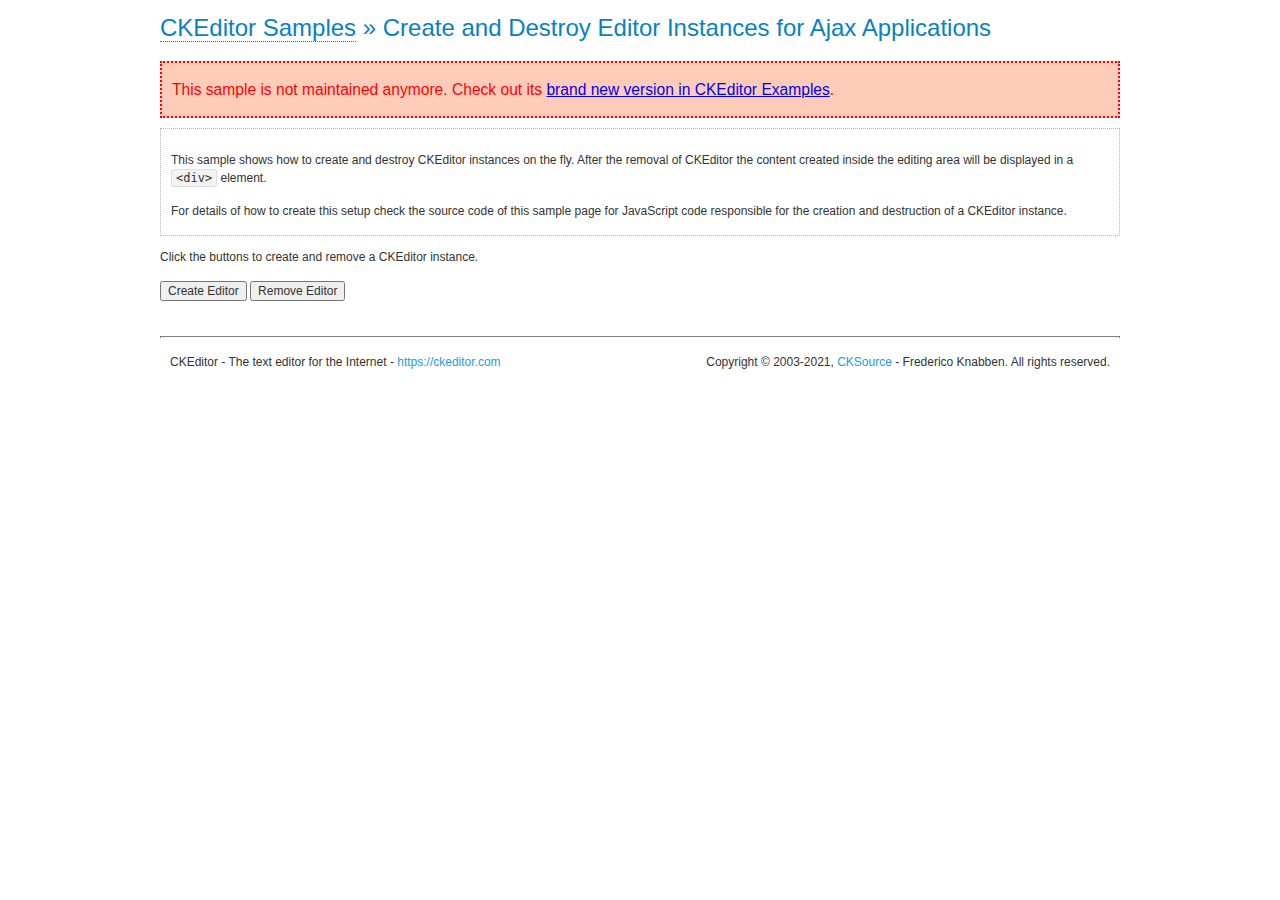
<file: journal/ckeditor/samples/old/ajax.html>
<!DOCTYPE html>
<!--
Copyright (c) 2003-2021, CKSource - Frederico Knabben. All rights reserved.
For licensing, see LICENSE.md or https://ckeditor.com/legal/ckeditor-oss-license
-->
<html lang="en">
<head>
	<meta charset="utf-8">
	<title>Ajax &mdash; CKEditor Sample</title>
	<script src="../../ckeditor.js"></script>
	<link rel="stylesheet" href="sample.css">
	<meta name="description" content="Try the latest sample of CKEditor 4 and learn more about customizing your WYSIWYG editor with endless possibilities.">
	<script>

		var editor, html = '';

		function createEditor() {
			if ( editor )
				return;

			// Create a new editor inside the <div id="editor">, setting its value to html
			var config = {};
			editor = CKEDITOR.appendTo( 'editor', config, html );
		}

		function removeEditor() {
			if ( !editor )
				return;

			// Retrieve the editor contents. In an Ajax application, this data would be
			// sent to the server or used in any other way.
			document.getElementById( 'editorcontents' ).innerHTML = html = editor.getData();
			document.getElementById( 'contents' ).style.display = '';

			// Destroy the editor.
			editor.destroy();
			editor = null;
		}

	</script>
</head>
<body>
	<h1 class="samples">
		<a href="index.html">CKEditor Samples</a> &raquo; Create and Destroy Editor Instances for Ajax Applications
	</h1>
	<div class="warning deprecated">
		This sample is not maintained anymore. Check out its <a href="https://ckeditor.com/docs/ckeditor4/latest/examples/saveajax.html">brand new version in CKEditor Examples</a>.
	</div>
	<div class="description">
		<p>
			This sample shows how to create and destroy CKEditor instances on the fly. After the removal of CKEditor the content created inside the editing
			area will be displayed in a <code>&lt;div&gt;</code> element.
		</p>
		<p>
			For details of how to create this setup check the source code of this sample page
			for JavaScript code responsible for the creation and destruction of a CKEditor instance.
		</p>
	</div>
	<p>Click the buttons to create and remove a CKEditor instance.</p>
	<p>
		<input onclick="createEditor();" type="button" value="Create Editor">
		<input onclick="removeEditor();" type="button" value="Remove Editor">
	</p>
	<!-- This div will hold the editor. -->
	<div id="editor">
	</div>
	<div id="contents" style="display: none">
		<p>
			Edited Contents:
		</p>
		<!-- This div will be used to display the editor contents. -->
		<div id="editorcontents">
		</div>
	</div>
	<div id="footer">
		<hr>
		<p>
			CKEditor - The text editor for the Internet - <a class="samples" href="https://ckeditor.com/">https://ckeditor.com</a>
		</p>
		<p id="copy">
			Copyright &copy; 2003-2021, <a class="samples" href="https://cksource.com/">CKSource</a> - Frederico
			Knabben. All rights reserved.
		</p>
	</div>
</body>
</html>
</file>
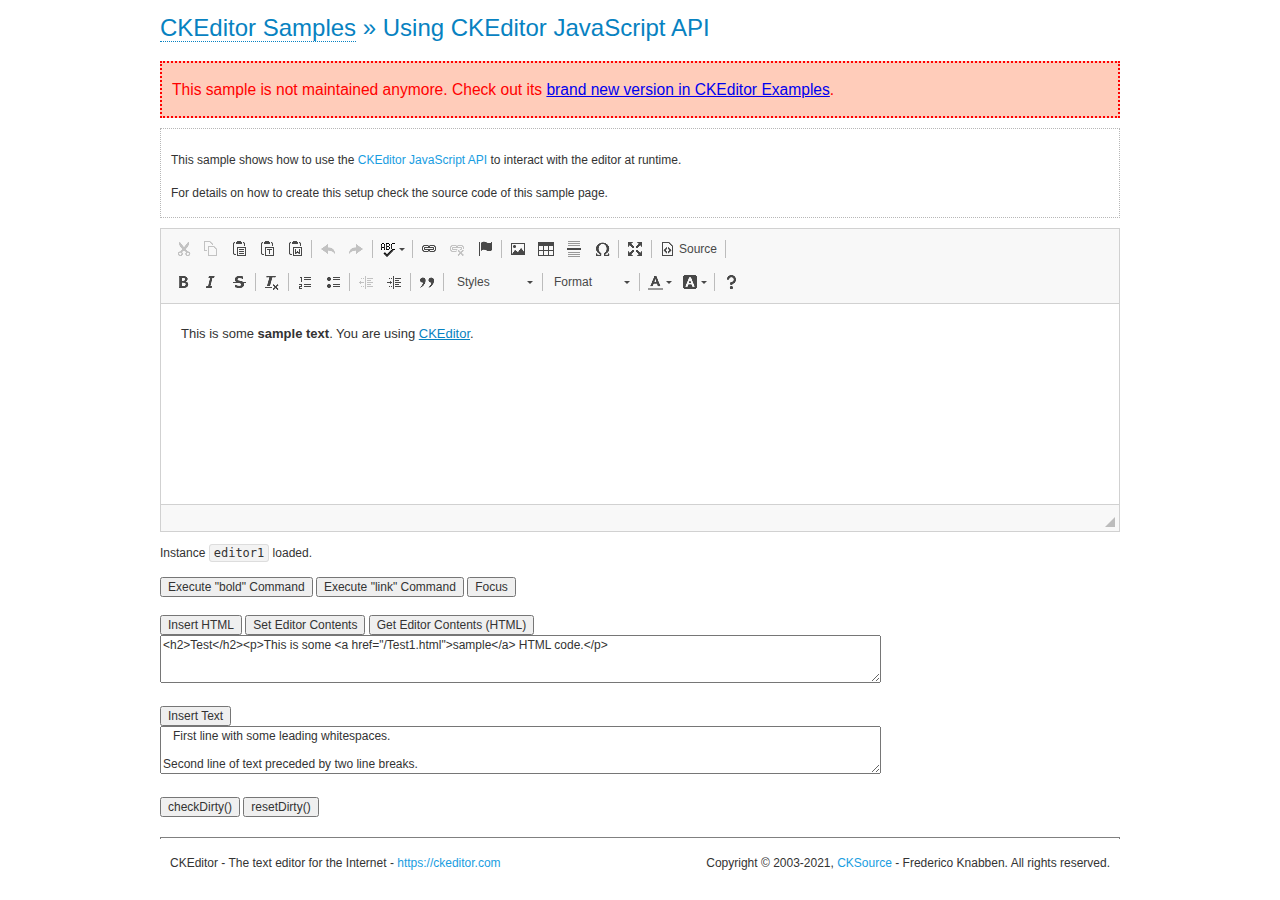
<file: journal/ckeditor/samples/old/api.html>
<!DOCTYPE html>
<!--
Copyright (c) 2003-2021, CKSource - Frederico Knabben. All rights reserved.
For licensing, see LICENSE.md or https://ckeditor.com/legal/ckeditor-oss-license
-->
<html lang="en">
<head>
	<meta charset="utf-8">
	<title>API Usage &mdash; CKEditor Sample</title>
	<script src="../../ckeditor.js"></script>
	<link href="sample.css" rel="stylesheet">
	<meta name="description" content="Try the latest sample of CKEditor 4 and learn more about customizing your WYSIWYG editor with endless possibilities.">
	<script>

// The instanceReady event is fired, when an instance of CKEditor has finished
// its initialization.
CKEDITOR.on( 'instanceReady', function( ev ) {
	// Show the editor name and description in the browser status bar.
	document.getElementById( 'eMessage' ).innerHTML = 'Instance <code>' + ev.editor.name + '<\/code> loaded.';

	// Show this sample buttons.
	document.getElementById( 'eButtons' ).style.display = 'block';
});

function InsertHTML() {
	// Get the editor instance that we want to interact with.
	var editor = CKEDITOR.instances.editor1;
	var value = document.getElementById( 'htmlArea' ).value;

	// Check the active editing mode.
	if ( editor.mode == 'wysiwyg' )
	{
		// Insert HTML code.
		// https://ckeditor.com/docs/ckeditor4/latest/api/CKEDITOR_editor.html#method-insertHtml
		editor.insertHtml( value );
	}
	else
		alert( 'You must be in WYSIWYG mode!' );
}

function InsertText() {
	// Get the editor instance that we want to interact with.
	var editor = CKEDITOR.instances.editor1;
	var value = document.getElementById( 'txtArea' ).value;

	// Check the active editing mode.
	if ( editor.mode == 'wysiwyg' )
	{
		// Insert as plain text.
		// https://ckeditor.com/docs/ckeditor4/latest/api/CKEDITOR_editor.html#method-insertText
		editor.insertText( value );
	}
	else
		alert( 'You must be in WYSIWYG mode!' );
}

function SetContents() {
	// Get the editor instance that we want to interact with.
	var editor = CKEDITOR.instances.editor1;
	var value = document.getElementById( 'htmlArea' ).value;

	// Set editor contents (replace current contents).
	// https://ckeditor.com/docs/ckeditor4/latest/api/CKEDITOR_editor.html#method-setData
	editor.setData( value );
}

function GetContents() {
	// Get the editor instance that you want to interact with.
	var editor = CKEDITOR.instances.editor1;

	// Get editor contents
	// https://ckeditor.com/docs/ckeditor4/latest/api/CKEDITOR_editor.html#method-getData
	alert( editor.getData() );
}

function ExecuteCommand( commandName ) {
	// Get the editor instance that we want to interact with.
	var editor = CKEDITOR.instances.editor1;

	// Check the active editing mode.
	if ( editor.mode == 'wysiwyg' )
	{
		// Execute the command.
		// https://ckeditor.com/docs/ckeditor4/latest/api/CKEDITOR_editor.html#method-execCommand
		editor.execCommand( commandName );
	}
	else
		alert( 'You must be in WYSIWYG mode!' );
}

function CheckDirty() {
	// Get the editor instance that we want to interact with.
	var editor = CKEDITOR.instances.editor1;
	// Checks whether the current editor contents present changes when compared
	// to the contents loaded into the editor at startup
	// https://ckeditor.com/docs/ckeditor4/latest/api/CKEDITOR_editor.html#method-checkDirty
	alert( editor.checkDirty() );
}

function ResetDirty() {
	// Get the editor instance that we want to interact with.
	var editor = CKEDITOR.instances.editor1;
	// Resets the "dirty state" of the editor (see CheckDirty())
	// https://ckeditor.com/docs/ckeditor4/latest/api/CKEDITOR_editor.html#method-resetDirty
	editor.resetDirty();
	alert( 'The "IsDirty" status has been reset' );
}

function Focus() {
	CKEDITOR.instances.editor1.focus();
}

function onFocus() {
	document.getElementById( 'eMessage' ).innerHTML = '<b>' + this.name + ' is focused </b>';
}

function onBlur() {
	document.getElementById( 'eMessage' ).innerHTML = this.name + ' lost focus';
}

	</script>

</head>
<body>
	<h1 class="samples">
		<a href="index.html">CKEditor Samples</a> &raquo; Using CKEditor JavaScript API
	</h1>
	<div class="warning deprecated">
		This sample is not maintained anymore. Check out its <a href="https://ckeditor.com/docs/ckeditor4/latest/examples/api.html">brand new version in CKEditor Examples</a>.
	</div>
	<div class="description">
	<p>
		This sample shows how to use the
		<a class="samples" href="https://ckeditor.com/docs/ckeditor4/latest/api/CKEDITOR_editor.html">CKEditor JavaScript API</a>
		to interact with the editor at runtime.
	</p>
	<p>
		For details on how to create this setup check the source code of this sample page.
	</p>
	</div>

	<!-- This <div> holds alert messages to be display in the sample page. -->
	<div id="alerts">
		<noscript>
			<p>
				<strong>CKEditor requires JavaScript to run</strong>. In a browser with no JavaScript
				support, like yours, you should still see the contents (HTML data) and you should
				be able to edit it normally, without a rich editor interface.
			</p>
		</noscript>
	</div>
	<form action="../../../samples/sample_posteddata.php" method="post">
		<textarea cols="100" id="editor1" name="editor1" rows="10">&lt;p&gt;This is some &lt;strong&gt;sample text&lt;/strong&gt;. You are using &lt;a href="https://ckeditor.com/"&gt;CKEditor&lt;/a&gt;.&lt;/p&gt;</textarea>

		<script>
			// Replace the <textarea id="editor1"> with an CKEditor instance.
			CKEDITOR.replace( 'editor1', {
				on: {
					focus: onFocus,
					blur: onBlur,

					// Check for availability of corresponding plugins.
					pluginsLoaded: function( evt ) {
						var doc = CKEDITOR.document, ed = evt.editor;
						if ( !ed.getCommand( 'bold' ) )
							doc.getById( 'exec-bold' ).hide();
						if ( !ed.getCommand( 'link' ) )
							doc.getById( 'exec-link' ).hide();
					}
				}
			});
		</script>

		<p id="eMessage">
		</p>

		<div id="eButtons" style="display: none">
			<input id="exec-bold" onclick="ExecuteCommand('bold');" type="button" value="Execute &quot;bold&quot; Command">
			<input id="exec-link" onclick="ExecuteCommand('link');" type="button" value="Execute &quot;link&quot; Command">
			<input onclick="Focus();" type="button" value="Focus">
			<br><br>
			<input onclick="InsertHTML();" type="button" value="Insert HTML">
			<input onclick="SetContents();" type="button" value="Set Editor Contents">
			<input onclick="GetContents();" type="button" value="Get Editor Contents (HTML)">
			<br>
			<textarea cols="100" id="htmlArea" rows="3">&lt;h2&gt;Test&lt;/h2&gt;&lt;p&gt;This is some &lt;a href="/Test1.html"&gt;sample&lt;/a&gt; HTML code.&lt;/p&gt;</textarea>
			<br>
			<br>
			<input onclick="InsertText();" type="button" value="Insert Text">
			<br>
			<textarea cols="100" id="txtArea" rows="3">   First line with some leading whitespaces.

Second line of text preceded by two line breaks.</textarea>
			<br>
			<br>
			<input onclick="CheckDirty();" type="button" value="checkDirty()">
			<input onclick="ResetDirty();" type="button" value="resetDirty()">
		</div>
	</form>
	<div id="footer">
		<hr>
		<p>
			CKEditor - The text editor for the Internet - <a class="samples" href="https://ckeditor.com/">https://ckeditor.com</a>
		</p>
		<p id="copy">
			Copyright &copy; 2003-2021, <a class="samples" href="https://cksource.com/">CKSource</a> - Frederico
			Knabben. All rights reserved.
		</p>
	</div>
</body>
</html>
</file>
<file: Meditation/style.css>
@import url('https://fonts.googleapis.com/css2?family=Balsamiq+Sans&family=Lobster&family=Mochiy+Pop+P+One&family=Rubik&display=swap');
*{
    margin: 0;
    padding: 0;
    box-sizing: border-box;
}
li{
    text-decoration: none;
    list-style-type: none;
}

html{
    height: 100%;
}

body{
    height: 100%;
    font-family: 'rubik';
}

a{
    text-decoration: none;
    color: inherit;
}

#navbar{
    display: flex;
    flex-direction: row;
    justify-content: space-between;
    align-items: center;
    /* background-color: rgba(51, 99, 204, 0.25); */
    padding: 0px 10px;
    /* background: linear-gradient(to right, #004e92, #000428); */
    background-color: transparent;
    position: absolute;
    width: 100vw;
}

#nav-logo{
    font-size: 25px;
}

#nav-content{
    display: flex;
    flex-direction: row;
    justify-content: start;
    align-items: center;
    flex:1;
    margin: 10px;
    padding-left: 3rem;
color:white;
    

}

#logo{
    height: 60px;
    width: 150px;
    padding-left: 20px;
} 

#nav-content li{
    padding: 10px 15px;
    font-size: 20px;
}

.nav-btn{
    background-color: #F1F1E6;
    border: 0 solid #e2e8f0;
    border-radius: 1.5rem;
    box-sizing: border-box;
    color: #0d172a;
    cursor: pointer;
    display: inline-block;
    font-size: .5rem;
    font-weight: 600;
    line-height: 1;
    padding: .3rem .6rem;
    text-align: center;
    text-decoration: none #0d172a solid;
    transition: all .1s cubic-bezier(.4, 0, .2, 1);
    box-shadow: 0px 1px 2px rgba(166, 175, 195, 0.25);
    margin: 10px;
  }
  
  .nav-btn:hover {
    background-color: #61d43e;
    color: rgb(255, 255, 255);
    border: 0 solid #000000;

  }

  
  @media (min-width: 768px) {
    .nav-btn{
      font-size: 1rem;
      padding: .4rem .8rem;
      width: 6rem;
    }
  }
  
.nav-btn-selected{
    background-color: #61d43e;
    color: rgb(255, 255, 255);
}
.nav-btn-selected:hover{
    background-color: rgb(12, 34, 73);
    color:rgb(255, 255, 255);
}

#slider-img{
    width: 100%;
    height: 90vh;
}

.banner{
    background-color: #2D3355;
    padding: 7px;
    margin: 2px;
    color: white;
    font-weight: 600;
    font-size: large;
}

.cards-block{
    display: flex;
    flex-direction: column;
    text-align: center;
    margin: 10px;  
  }
  
.cards{
display: flex;
flex-direction: row;
/* justify-content: sp-evenly; */
align-items: center;

}

.animation{
background-color: rgba(0,0,0,0.1);
box-shadow: rgba(61, 61, 61, 0.4) 0px 2px 4px, rgba(53, 53, 53, 0.3) 0px 7px 13px -3px, rgba(36, 36, 36, 0.2) 0px -3px 0px inset;
text-align: center;
margin:15px;
}

.img{
    border: #000428;
}

img{
    width:190px;
    height: 150px;
}

.cardText{
    display: flex;
    /* margin: 7px; */
    padding:10px;
    flex-direction: column;
    justify-content: space-between;
    text-align: left;
    font-weight: 600;
}

.days{
    margin-top: 3px;
    color: rgba(82, 78, 78, 0.397);
    font-weight: 400;
}

.enroll{
    /* float: right; */
    background-color: #e98930;
    border-radius: 0.6rem;
    border: none;
    margin-top:-3px;
    margin: 5px;
    padding: 9px;
    /* border-radius: 0.5rem; */
    color: rgb(238, 230, 230);
}

.color{
    background-color: #2ecc71;
}
</file>
<file: quotes/style.css>
@import url('https://fonts.googleapis.com/css2?family=Quicksand:wght@700&display=swap');


*{
    padding: 0;
    margin:0;
    box-sizing: border-box;
    font-family: 'Quicksand';
    /* #9c92ac */
}

body{
    display: flex;
    flex-direction: column;
    align-items: center;
    justify-content: center;
    /* width: 100vw; */
    height: 100vh;
    background-color: #DFDBE5;
background-image: url("data:image/svg+xml,%3Csvg width='180' height='180' viewBox='0 0 180 180' xmlns='http://www.w3.org/2000/svg'%3E%3Cpath d='M81.28 88H68.413l19.298 19.298L81.28 88zm2.107 0h13.226L90 107.838 83.387 88zm15.334 0h12.866l-19.298 19.298L98.72 88zm-32.927-2.207L73.586 78h32.827l.5.5 7.294 7.293L115.414 87l-24.707 24.707-.707.707L64.586 87l1.207-1.207zm2.62.207L74 80.414 79.586 86H68.414zm16 0L90 80.414 95.586 86H84.414zm16 0L106 80.414 111.586 86h-11.172zm-8-6h11.173L98 85.586 92.414 80zM82 85.586L87.586 80H76.414L82 85.586zM17.414 0L.707 16.707 0 17.414V0h17.414zM4.28 0L0 12.838V0h4.28zm10.306 0L2.288 12.298 6.388 0h8.198zM180 17.414L162.586 0H180v17.414zM165.414 0l12.298 12.298L173.612 0h-8.198zM180 12.838L175.72 0H180v12.838zM0 163h16.413l.5.5 7.294 7.293L25.414 172l-8 8H0v-17zm0 10h6.613l-2.334 7H0v-7zm14.586 7l7-7H8.72l-2.333 7h8.2zM0 165.414L5.586 171H0v-5.586zM10.414 171L16 165.414 21.586 171H10.414zm-8-6h11.172L8 170.586 2.414 165zM180 163h-16.413l-7.794 7.793-1.207 1.207 8 8H180v-17zm-14.586 17l-7-7h12.865l2.333 7h-8.2zM180 173h-6.613l2.334 7H180v-7zm-21.586-2l5.586-5.586 5.586 5.586h-11.172zM180 165.414L174.414 171H180v-5.586zm-8 5.172l5.586-5.586h-11.172l5.586 5.586zM152.933 25.653l1.414 1.414-33.94 33.942-1.416-1.416 33.943-33.94zm1.414 127.28l-1.414 1.414-33.942-33.94 1.416-1.416 33.94 33.943zm-127.28 1.414l-1.414-1.414 33.94-33.942 1.416 1.416-33.943 33.94zm-1.414-127.28l1.414-1.414 33.942 33.94-1.416 1.416-33.94-33.943zM0 85c2.21 0 4 1.79 4 4s-1.79 4-4 4v-8zm180 0c-2.21 0-4 1.79-4 4s1.79 4 4 4v-8zM94 0c0 2.21-1.79 4-4 4s-4-1.79-4-4h8zm0 180c0-2.21-1.79-4-4-4s-4 1.79-4 4h8z' fill='%239C92AC' fill-opacity='0.4' fill-rule='evenodd'/%3E%3C/svg%3E");
}

.container{
    
    /* background-color: #DFDBE5; */
/* background-image: url("data:image/svg+xml,%3Csvg width='180' height='180' viewBox='0 0 180 180' xmlns='http://www.w3.org/2000/svg'%3E%3Cpath d='M81.28 88H68.413l19.298 19.298L81.28 88zm2.107 0h13.226L90 107.838 83.387 88zm15.334 0h12.866l-19.298 19.298L98.72 88zm-32.927-2.207L73.586 78h32.827l.5.5 7.294 7.293L115.414 87l-24.707 24.707-.707.707L64.586 87l1.207-1.207zm2.62.207L74 80.414 79.586 86H68.414zm16 0L90 80.414 95.586 86H84.414zm16 0L106 80.414 111.586 86h-11.172zm-8-6h11.173L98 85.586 92.414 80zM82 85.586L87.586 80H76.414L82 85.586zM17.414 0L.707 16.707 0 17.414V0h17.414zM4.28 0L0 12.838V0h4.28zm10.306 0L2.288 12.298 6.388 0h8.198zM180 17.414L162.586 0H180v17.414zM165.414 0l12.298 12.298L173.612 0h-8.198zM180 12.838L175.72 0H180v12.838zM0 163h16.413l.5.5 7.294 7.293L25.414 172l-8 8H0v-17zm0 10h6.613l-2.334 7H0v-7zm14.586 7l7-7H8.72l-2.333 7h8.2zM0 165.414L5.586 171H0v-5.586zM10.414 171L16 165.414 21.586 171H10.414zm-8-6h11.172L8 170.586 2.414 165zM180 163h-16.413l-7.794 7.793-1.207 1.207 8 8H180v-17zm-14.586 17l-7-7h12.865l2.333 7h-8.2zM180 173h-6.613l2.334 7H180v-7zm-21.586-2l5.586-5.586 5.586 5.586h-11.172zM180 165.414L174.414 171H180v-5.586zm-8 5.172l5.586-5.586h-11.172l5.586 5.586zM152.933 25.653l1.414 1.414-33.94 33.942-1.416-1.416 33.943-33.94zm1.414 127.28l-1.414 1.414-33.942-33.94 1.416-1.416 33.94 33.943zm-127.28 1.414l-1.414-1.414 33.94-33.942 1.416 1.416-33.943 33.94zm-1.414-127.28l1.414-1.414 33.942 33.94-1.416 1.416-33.94-33.943zM0 85c2.21 0 4 1.79 4 4s-1.79 4-4 4v-8zm180 0c-2.21 0-4 1.79-4 4s1.79 4 4 4v-8zM94 0c0 2.21-1.79 4-4 4s-4-1.79-4-4h8zm0 180c0-2.21-1.79-4-4-4s-4 1.79-4 4h8z' fill='%239C92AC' fill-opacity='0.4' fill-rule='evenodd'/%3E%3C/svg%3E"); */
    display: flex;
    flex-direction: column;
    align-items: center;
    padding: 20px;
    box-shadow: 0 2px 8px rgb(0,0,0,0.6);
    width: 600px;
    background-color: rgba(255,255,255,0.5);
    margin:10px;
}

.fa-quote-left, .fa-quote-right{
    font-size:45px;
    color: palevioletred;

}

.quote{
    text-align: center;
    font-style: italic;
    color: rgb(100, 7, 77);
}

.author{
    font-size: 20px;
    color: rgb(71, 8, 100);
}

hr{
    margin:10px 0;
    width: 60px;
    border: 1px solid #364ba788;
}

.buttons{
    width: 100%;
    display: flex;
    justify-content: space-between;
    align-items: center;
    margin-top:10px;
}

.twitter-share-button{
    text-decoration: none;
    font-size:20px;
    /* background-color: ; */
    /* color:  */
    border-radius: 4px;
    padding: 10px;
}

.buttons button{
    cursor: pointer;
    border:none;
    font-size: 20px;
    font-weight: 700;
    padding:10px;
    border-radius: 4px;
}

button:focus{
    outline: none;
}
</file>
<file: tarot/style.css>
@import url('https://fonts.googleapis.com/css2?family=Balsamiq+Sans&family=Lobster&family=Mochiy+Pop+P+One&family=Rubik&display=swap');
*{
    margin: 0;
    padding: 0;
    box-sizing: border-box;
}
li{
    text-decoration: none;
    list-style-type: none;
}

html{
    height: 100%;
}

body{
    height: 100%;
    font-family: 'rubik';
}

a{
    text-decoration: none;
    color: inherit;
}

h4{
    text-decoration: underline;
}

#navbar{
    display: flex;
    flex-direction: row;
    justify-content: space-between;
    align-items: center;
    /* background-color: rgba(51, 99, 204, 0.25); */
    padding: 0px 10px;
    background-image: url('horoscope-bg.gif');
    background-color: transparent;
    width: 100vw;
}

#nav-logo{
    font-size: 25px;
}

#nav-content{
    display: flex;
    flex-direction: row;
    justify-content: start;
    align-items: center;
    flex:1;
    margin: 10px;
    padding-left: 3rem;
color:white;
    

}

#logo{
    height: 60px;
    width: 150px;
    padding-left: 20px;
} 

#nav-content li{
    padding: 10px 15px;
    font-size: 20px;
}

.nav-btn{
    background-color: #F1F1E6;
    border: 0 solid #e2e8f0;
    border-radius: 1.5rem;
    box-sizing: border-box;
    color: #0d172a;
    cursor: pointer;
    display: inline-block;
    font-size: .5rem;
    font-weight: 600;
    line-height: 1;
    padding: .3rem .6rem;
    text-align: center;
    text-decoration: none #0d172a solid;
    transition: all .1s cubic-bezier(.4, 0, .2, 1);
    box-shadow: 0px 1px 2px rgba(166, 175, 195, 0.25);
    margin: 10px;
  }
  
  .nav-btn:hover {
    background-color: #61d43e;
    color: rgb(255, 255, 255);
    border: 0 solid #000000;

  }

  
  @media (min-width: 768px) {
    .nav-btn{
      font-size: 1rem;
      padding: .4rem .8rem;
      width: 6rem;
    }
  }
  
.nav-btn-selected{
    background-color: #61d43e;
    color: rgb(255, 255, 255);
}
.nav-btn-selected:hover{
    background-color: rgb(12, 34, 73);
    color:rgb(255, 255, 255);
}

.col{ 
    text-align: center;
    color:white;

}

.cards-block{
    display: flex;
    flex-direction: column;
    justify-content: space-evenly;
    align-items: center;
    padding: 10px;
}

.horoscope{
    background-image: url('horoscope-bg.gif');
    /* background-position: center;
    background-repeat: no-repeat;
    background-size: cover; */
}

img{
    height:100px;
    width: 70px;;
}

.cards{
    display: flex;
    flex-direction: row;
    justify-content: space-evenly;
    align-items: center;
    padding: 30px;

}

.card ,.tarot-card{
    padding: 20px;
    cursor: pointer;
}

.card:hover {
    background-color: rgb(152, 152, 209);
    border-radius: 4px;
}

.tarot-card:hover{
    transform: scale(1.09);
}

.tarot-intro{
    background-image: url('tarotbg.jpg');
    background-position: center;
    background-repeat: no-repeat;
    background-size: cover;
    height: 400px;
    display: flex;
    justify-content: center;
    text-align: center;
    align-items: center;
}

.tarot{
    background-image: url('tarotbg2.gif');
}


.tarot-img{
    height: 250px;
    width: 170px;;
}
</file>
<file: journal/ckeditor/samples/css/samples.css>
/**
 * @license Copyright (c) 2003-2021, CKSource - Frederico Knabben. All rights reserved.
 * For licensing, see LICENSE.md or https://ckeditor.com/legal/ckeditor-oss-license
 */
@media (max-width: 900px) {
  .global-is-mobile-hidden {
    display: none !important;
  }
}
article,
aside,
details,
figcaption,
figure,
footer,
header,
hgroup,
main,
menu,
nav,
section {
  display: block;
}
body,
html {
  margin: 0;
  padding: 0;
  font: 16px / 1.8 Arial, 'Helvetica Neue', Helvetica, sans-serif;
  font-weight: 300;
  color: #575757;
}
.grid-width-10 {
  width: 10%;
}
.grid-width-20 {
  width: 20%;
}
.grid-width-30 {
  width: 30%;
}
.grid-width-40 {
  width: 40%;
}
.grid-width-50 {
  width: 50%;
}
.grid-width-60 {
  width: 60%;
}
.grid-width-70 {
  width: 70%;
}
.grid-width-80 {
  width: 80%;
}
.grid-width-90 {
  width: 90%;
}
.grid-width-100 {
  width: 100%;
}
@media (max-width: 900px) {
  .grid-width-10,
  .grid-width-20,
  .grid-width-30,
  .grid-width-40,
  .grid-width-50,
  .grid-width-60,
  .grid-width-70,
  .grid-width-80,
  .grid-width-90,
  .grid-width-100 {
    width: 100%;
  }
}
*[class*="grid-width"] {
  -webkit-box-sizing: border-box;
  -moz-box-sizing: border-box;
  box-sizing: border-box;
  padding-left: 4%;
  padding-right: 4%;
  float: left;
}
*[class*="grid-width"]:after,
.grid-container:after,
*[class*="grid-width"]:before,
.grid-container:before {
  content: '';
  display: block;
  overflow: hidden;
  visibility: hidden;
  font-size: 0;
  line-height: 0;
  width: 0;
  height: 0;
}
*[class*="grid-width"]:after,
.grid-container:after {
  clear: both;
}
.grid-container {
  -webkit-box-sizing: border-box;
  -moz-box-sizing: border-box;
  box-sizing: border-box;
  margin-left: auto;
  margin-right: auto;
}
.grid-container-nested *[class*="grid-width"]:first-child {
  padding-left: 0;
}
.grid-container-nested *[class*="grid-width"]:last-child {
  padding-right: 0;
}
@media (max-width: 900px) {
  .grid-container-nested *[class*="grid-width"]:first-child {
    padding-left: 4%;
  }
  .grid-container-nested *[class*="grid-width"]:last-child {
    padding-right: 4%;
  }
}
.header-a {
  min-height: 140px;
  overflow: hidden;
}
.header-a .header-a-logo {
  margin: 40px 0 0;
}
@media (max-width: 900px) {
  .header-a .header-a-logo {
    text-align: center;
  }
}
.header-a .header-a-logo img {
  border: transparent;
}
.navigation-a {
  height: 30px;
  background: #3D3D3D;
  position: absolute;
  left: 0;
  right: 0;
  top: 0;
  padding: 0;
  overflow: hidden;
}
@media (max-width: 900px) {
  .navigation-a {
    text-align: center;
  }
}
.navigation-a ul {
  list-style: none;
  margin: 0;
  overflow: hidden;
}
.navigation-a ul li,
.navigation-a ul li a {
  display: inline-block;
}
@media (max-width: 900px) {
  .navigation-a ul {
    width: auto;
    text-overflow: ellipsis;
    white-space: nowrap;
    display: inline-block;
    float: none;
  }
  .navigation-a ul:before,
  .navigation-a ul:after {
    display: none;
  }
}
.navigation-a ul.navigation-a-left {
  text-align: left;
}
@media (max-width: 900px) {
  .navigation-a ul.navigation-a-left {
    padding-right: 0;
  }
}
.navigation-a ul.navigation-a-right {
  text-align: right;
}
@media (max-width: 900px) {
  .navigation-a ul.navigation-a-right {
    padding-left: 23px;
  }
}
.navigation-a ul li + li {
  margin-left: 23px;
}
.navigation-a ul li a {
  font-size: 10px;
  font-size: 0.625rem;
  line-height: 18px;
  line-height: 1.13rem;
  line-height: 30px;
  float: left;
  color: #ddd;
  font-weight: bold;
  text-decoration: none;
  text-transform: uppercase;
}
.navigation-a ul li a:hover {
  cursor: pointer;
  color: #fff;
}
.icon-navigation-a-github:before,
.icon-navigation-a-github:after {
  background-image: url("[data-uri]");
}
.navigation-b {
  text-align: right;
  margin: 52px 0 0;
  overflow: visible;
}
@media (max-width: 900px) {
  .navigation-b {
    text-align: center;
    margin-top: 20px;
    padding: 0;
  }
}
.navigation-b ul {
  padding: 0;
  list-style: none;
  margin: 0;
  overflow: visible;
}
.navigation-b ul li,
.navigation-b ul li a {
  display: inline-block;
}
@media (max-width: 900px) {
  .navigation-b ul {
    display: table;
    width: 100%;
    padding-bottom: 1.5em;
  }
}
@media (max-width: 900px) {
  .navigation-b ul li {
    display: table-row;
  }
}
.navigation-b ul li + li {
  margin-left: 20px;
}
@media (max-width: 900px) {
  .navigation-b ul li + li {
    margin-left: 0;
  }
}
.navigation-b ul li a {
  -webkit-box-sizing: border-box;
  -moz-box-sizing: border-box;
  box-sizing: border-box;
  text-transform: uppercase;
  text-decoration: none;
  outline: none;
}
@media (max-width: 900px) {
  .navigation-b ul li a {
    width: 100%;
    -webkit-border-radius: 0;
    -webkit-background-clip: padding-box;
    -moz-border-radius: 0;
    -moz-background-clip: padding;
    border-radius: 0;
    background-clip: padding-box;
  }
}
.footer-a {
  font-size: 13px;
  font-size: 0.8125rem;
  line-height: 23.4px;
  line-height: 1.46rem;
  padding-top: 2.25em;
  padding-bottom: 2.25em;
  overflow: hidden;
  color: #8a8a8a;
}
.footer-a a {
  color: #0287D0;
  text-decoration: none;
  border-bottom: 1px dotted #0287D0;
}
.footer-a a:hover {
  color: #0277b7;
}
.footer-a p {
  margin: 0;
  display: inline-block;
  text-align: center;
}
.content {
  font-size: 14px;
  font-size: 0.875rem;
  line-height: 25.2px;
  line-height: 1.57rem;
  overflow: hidden;
  padding-top: 1.5em;
  padding-bottom: 1.5em;
}
.content p {
  margin: 0.75em 0;
}
.content ul,
.content ol,
.content pre,
.content blockquote,
.content textarea:not([class^="cke"]),
.content .cke {
  margin: 1.875em 0;
}
.content code,
.content kbd {
  -webkit-border-radius: 3px;
  -webkit-background-clip: padding-box;
  -moz-border-radius: 3px;
  -moz-background-clip: padding;
  border-radius: 3px;
  background-clip: padding-box;
  padding: 3px 4px;
}
.content pre,
.content code,
.content kbd,
.content blockquote {
  background: #f5f5f5;
}
.content blockquote,
.content pre {
  background: none;
  border-left: 4px solid #0287D0;
  padding: 1.5em 2.25em;
}
.content p a,
.content ul a,
.content ol a,
.content blockquote a,
.content h1 a,
.content h2 a,
.content h3 a,
.content h4 a,
.content h5 a {
  color: #0287D0;
  text-decoration: none;
  border-bottom: 1px dotted #0287D0;
}
.content p a:hover,
.content ul a:hover,
.content ol a:hover,
.content blockquote a:hover,
.content h1 a:hover,
.content h2 a:hover,
.content h3 a:hover,
.content h4 a:hover,
.content h5 a:hover {
  color: #0277b7;
}
.content h1,
.content h2,
.content h3,
.content h4,
.content h5 {
  color: #000;
  font-weight: 100;
}
.content h1 code,
.content h2 code,
.content h3 code,
.content h4 code,
.content h5 code,
.content h1 kbd,
.content h2 kbd,
.content h3 kbd,
.content h4 kbd,
.content h5 kbd {
  font-size: inherit;
}
.content h1 a.content-heading-anchor,
.content h2 a.content-heading-anchor,
.content h3 a.content-heading-anchor,
.content h4 a.content-heading-anchor,
.content h5 a.content-heading-anchor {
  font-weight: 100;
  vertical-align: middle;
  opacity: 0;
  border: 0;
}
.content h1:hover a.content-heading-anchor,
.content h2:hover a.content-heading-anchor,
.content h3:hover a.content-heading-anchor,
.content h4:hover a.content-heading-anchor,
.content h5:hover a.content-heading-anchor {
  opacity: 1;
}
.content h1:target a,
.content h2:target a,
.content h3:target a,
.content h4:target a,
.content h5:target a {
  -webkit-animation: targetLinkOpacity 0.5s linear alternate;
  -moz-animation: targetLinkOpacity 0.5s linear alternate;
  -o-animation: targetLinkOpacity 0.5s linear alternate;
  animation: targetLinkOpacity 0.5s linear alternate;
  opacity: 1;
}
.content input,
.content select,
.content textarea:not([class^="cke"]) {
  -webkit-border-radius: 3px;
  -webkit-background-clip: padding-box;
  -moz-border-radius: 3px;
  -moz-background-clip: padding;
  border-radius: 3px;
  background-clip: padding-box;
  -webkit-box-shadow: inset 0 1px 1px rgba(0, 0, 0, 0.08);
  -moz-box-shadow: inset 0 1px 1px rgba(0, 0, 0, 0.08);
  box-shadow: inset 0 1px 1px rgba(0, 0, 0, 0.08);
  font: inherit;
  color: inherit;
  border: 1px solid #D9D9D9;
  padding: .2em .5em;
}
.content input:focus,
.content select:focus,
.content textarea:not([class^="cke"]):focus {
  border-color: #66afe9;
  outline: 0;
  -webkit-box-shadow: inset 0 1px 1px rgba(0, 0, 0, 0.08), 0 0 8px #93c6ef;
  -moz-box-shadow: inset 0 1px 1px rgba(0, 0, 0, 0.08), 0 0 8px #93c6ef;
  box-shadow: inset 0 1px 1px rgba(0, 0, 0, 0.08), 0 0 8px #93c6ef;
}
.content abbr {
  border-bottom: 1px dotted #666;
  cursor: pointer;
}
.content blockquote {
  font-style: italic;
  font-family: Georgia, Times, "Times New Roman", serif;
  font-size: 16px;
  font-size: 1rem;
  line-height: 28.8px;
  line-height: 1.8rem;
}
.content em {
  font-style: italic;
}
.content h1 {
  font-size: 36px;
  font-size: 2.25rem;
  line-height: 64.8px;
  line-height: 4.05rem;
  margin: 1.125em 0 0;
}
.content h2 {
  font-size: 27.2px;
  font-size: 1.7rem;
  line-height: 48.96px;
  line-height: 3.06rem;
  margin: 0.9em 0 0;
}
.content h3 {
  font-size: 24px;
  font-size: 1.5rem;
  line-height: 43.2px;
  line-height: 2.7rem;
  font-weight: 500;
  margin: 0.75em 0 0;
}
.content h4 {
  font-size: 19.2px;
  font-size: 1.2rem;
  line-height: 34.56px;
  line-height: 2.16rem;
  font-weight: 500;
  margin: 0.75em 0 0;
}
.content h5 {
  font-size: 17.6px;
  font-size: 1.1rem;
  line-height: 31.68px;
  line-height: 1.98rem;
  font-weight: 500;
  margin: 0.75em 0 0;
}
.content hr {
  border: 0;
  border-top: 4px solid #D9D9D9;
  margin: 1.5em 0;
}
.content input[type="text"] {
  height: 1.8em;
  line-height: 1.8em;
}
.content input[type="button"] {
  -webkit-appearance: button;
  -moz-appearance: button;
  appearance: button;
}
.content kbd {
  font-size: 12px;
  font-size: 0.75rem;
  line-height: 21.6px;
  line-height: 1.35rem;
  font-family: Arial, 'Helvetica Neue', Helvetica, sans-serif;
  padding: 2px 6px;
  -webkit-box-shadow: 0 0 4px #fff inset, 0 2px 0 #D9D9D9;
  -moz-box-shadow: 0 0 4px #fff inset, 0 2px 0 #D9D9D9;
  box-shadow: 0 0 4px #fff inset, 0 2px 0 #D9D9D9;
}
.content p img {
  vertical-align: middle;
}
.content p pre {
  padding: 1.5em;
}
.content pre {
  padding: 0;
  border: 0;
  tab-size: 4;
  -o-tab-size: 4;
  -moz-tab-size: 4;
}
.content pre,
.content code {
  font-size: 11.89px;
  font-size: 0.743rem;
  line-height: 21.4px;
  line-height: 1.34rem;
  font-family: Consolas, Menlo, Monaco, Lucida Console, Liberation Mono, DejaVu Sans Mono, Bitstream Vera Sans Mono, Courier New, monospace, serif;
}
.content pre a,
.content code a {
  border: 0;
}
.content pre code {
  padding: 0.75em;
  display: block;
}
.content strong {
  color: #000;
}
.content ul ul,
.content ol ul,
.content ul ol,
.content ol ol {
  margin: 0.75em 0;
}
.content ul li,
.content ol li {
  font-size: 14px;
  font-size: 0.875rem;
  line-height: 30.24px;
  line-height: 1.89rem;
}
.content textarea:not([class^="cke"]) {
  width: 100%;
}
.content div.todo {
  border: 2px dotted #444;
  padding: 10px;
  margin: 60px 0 10px 0;
  /* Remove me some day */
}
.content div.todo:before {
  content: "TODO";
  font-weight: bold;
}
body a.button-a,
body button.button-a,
body input.button-a {
  -webkit-border-radius: 3px;
  -webkit-background-clip: padding-box;
  -moz-border-radius: 3px;
  -moz-background-clip: padding;
  border-radius: 3px;
  background-clip: padding-box;
  font-size: 14px;
  font-size: 0.875rem;
  line-height: 25.2px;
  line-height: 1.57rem;
  height: 36px;
  line-height: 36px;
  padding: 0 1.1em;
  font-weight: 700;
  color: #3e3e3e;
  white-space: nowrap;
  text-decoration: none;
  display: inline-block;
  cursor: pointer;
  border: 0;
  vertical-align: middle;
  margin: 1px 0;
  background: transparent;
}
body a.button-a.icon-pos-left,
body button.button-a.icon-pos-left,
body input.button-a.icon-pos-left {
  padding-left: .8em;
}
body a.button-a.icon-pos-right,
body button.button-a.icon-pos-right,
body input.button-a.icon-pos-right {
  padding-right: .8em;
}
body a.button-a.button-a-no-text,
body button.button-a.button-a-no-text,
body input.button-a.button-a-no-text {
  -webkit-border-radius: 100px;
  -webkit-background-clip: padding-box;
  -moz-border-radius: 100px;
  -moz-background-clip: padding;
  border-radius: 100px;
  background-clip: padding-box;
  width: 36px;
  padding: 0;
  text-indent: -999px;
  overflow: hidden;
  position: relative;
  text-align: center;
}
body a.button-a.button-a-no-text:before,
body button.button-a.button-a-no-text:before,
body input.button-a.button-a-no-text:before {
  position: absolute;
  left: 50%;
  top: 50%;
  margin: -9px 0 0 -9px;
}
@media (max-width: 900px) {
  body a.button-a.button-a-mobile-collapsed,
  body button.button-a.button-a-mobile-collapsed,
  body input.button-a.button-a-mobile-collapsed {
    -webkit-border-radius: 100px;
    -webkit-background-clip: padding-box;
    -moz-border-radius: 100px;
    -moz-background-clip: padding;
    border-radius: 100px;
    background-clip: padding-box;
    width: 36px;
    padding: 0;
    text-indent: -999px;
    overflow: hidden;
    position: relative;
    text-align: center;
  }
  body a.button-a.button-a-mobile-collapsed:before,
  body button.button-a.button-a-mobile-collapsed:before,
  body input.button-a.button-a-mobile-collapsed:before {
    position: absolute;
    left: 50%;
    top: 50%;
    margin: -9px 0 0 -9px;
  }
  body a.button-a.button-a-mobile-collapsed:before,
  body button.button-a.button-a-mobile-collapsed:before,
  body input.button-a.button-a-mobile-collapsed:before {
    position: absolute;
    left: 50%;
    top: 50%;
    margin: -9px 0 0 -9px;
  }
}
body a.button-a:active,
body button.button-a:active,
body input.button-a:active,
body a.button-a:hover,
body button.button-a:hover,
body input.button-a:hover {
  color: #fff;
  background: #0277b7;
}
body a.button-a:focus,
body button.button-a:focus,
body input.button-a:focus {
  border-color: #66afe9;
  outline: 0;
  -webkit-box-shadow: inset 0 1px 1px rgba(0, 0, 0, 0.075), 0 0 8px #93c6ef;
  -moz-box-shadow: inset 0 1px 1px rgba(0, 0, 0, 0.075), 0 0 8px #93c6ef;
  box-shadow: inset 0 1px 1px rgba(0, 0, 0, 0.075), 0 0 8px #93c6ef;
}
body a.button-a-soft,
body button.button-a-soft,
body input.button-a-soft {
  background: #e7e7e7;
}
body a.button-a-soft:active,
body button.button-a-soft:active,
body input.button-a-soft:active,
body a.button-a-soft:hover,
body button.button-a-soft:hover,
body input.button-a-soft:hover {
  color: #3e3e3e;
  background: #cecece;
}
body a.button-a-background,
body button.button-a-background,
body input.button-a-background,
body a.navigation-b ul li a:hover,
body button.navigation-b ul li a:hover,
body input.navigation-b ul li a:hover {
  color: #fff;
  background: #0287D0;
}
body a.button-a-background:active,
body button.button-a-background:active,
body input.button-a-background:active,
body a.button-a-background:hover,
body button.button-a-background:hover,
body input.button-a-background:hover,
body a.navigation-b ul li a:hover:active,
body button.navigation-b ul li a:hover:active,
body input.navigation-b ul li a:hover:active,
body a.navigation-b ul li a:hover:hover,
body button.navigation-b ul li a:hover:hover,
body input.navigation-b ul li a:hover:hover {
  color: #fff;
  background: #0277b7;
}
.balloon-a {
  font-size: 12px;
  font-size: 0.75rem;
  line-height: 21.6px;
  line-height: 1.35rem;
  -webkit-border-radius: 3px;
  -webkit-background-clip: padding-box;
  -moz-border-radius: 3px;
  -moz-background-clip: padding;
  border-radius: 3px;
  background-clip: padding-box;
  border-bottom: 3px solid #d4d4d4;
  background: #ebebeb;
  display: inline-block;
  white-space: nowrap;
  padding: .4em 1.2em .2em;
  font-weight: 700;
  position: relative;
  z-index: 1000;
  text-transform: none;
  color: #575757;
}
.balloon-a:hover {
  color: #575757;
}
.balloon-a:before {
  content: '';
  width: 0;
  height: 0;
  border-style: solid;
  position: absolute;
}
.balloon-a-ne:before,
.balloon-a-nw:before {
  top: -13px;
  border-width: 0 9px 15.6px 9px;
  border-color: transparent transparent #ebebeb transparent;
}
.balloon-a-se:before,
.balloon-a-sw:before {
  bottom: -13px;
  border-width: 15.6px 9px 0 9px;
  border-color: #ebebeb transparent transparent transparent;
}
.balloon-a-nw:before,
.balloon-a-sw:before {
  left: 20px;
}
.balloon-a-ne:before,
.balloon-a-se:before {
  right: 20px;
}
.icon-pos-left:before,
.icon-pos-right:after {
  content: '';
  display: inline-block;
  width: 18px;
  height: 18px;
  vertical-align: middle;
  background-repeat: no-repeat;
}
.icon-pos-left:before {
  margin-right: 10px;
}
.icon-pos-right:after {
  margin-left: 10px;
}
.icon-download:before,
.icon-download:after {
  background-image: url("[data-uri]");
}
.icon-question-mark:before,
.icon-question-mark:after {
  background-image: url("[data-uri]");
}
.icon-close:before,
.icon-close:after {
  background-image: url("[data-uri]");
}
.ie8 .switch > * {
  vertical-align: middle;
}
.ie8 .switch input[type="radio"] {
  margin: 0 0.25em;
  display: inline-block;
}
.ie8 .switch label {
  margin-left: 0 !important;
  margin-right: 0 !important;
}
.ie8 .switch label[data-for="1"] {
  float: left;
}
.ie8 .switch label[data-for="2"] {
  float: right;
}
.ie8 .switch .switch-inner {
  display: none;
}
.switch {
  font-size: 14px;
  font-size: 0.875rem;
  line-height: 25.2px;
  line-height: 1.57rem;
  font-weight: bold;
  background-color: #0287D0;
  overflow: hidden;
  display: inline-block;
  padding: 0.75em 0.25em;
  color: #fff;
  -webkit-border-radius: 3px;
  -webkit-background-clip: padding-box;
  -moz-border-radius: 3px;
  -moz-background-clip: padding;
  border-radius: 3px;
  background-clip: padding-box;
  position: relative;
}
.switch input[type="radio"] {
  display: none;
}
.switch label {
  position: relative;
  z-index: 2;
  float: left;
  cursor: pointer;
  padding: 0 0.75em;
}
.switch label:hover {
  text-decoration: underline;
}
.switch .switch-inner {
  float: left;
  background-color: #FFF;
  height: 1.5em;
  width: 4.125em;
  padding: 2px;
  margin: 0 0.25em;
  -webkit-border-radius: 5.5px;
  -webkit-background-clip: padding-box;
  -moz-border-radius: 5.5px;
  -moz-background-clip: padding;
  border-radius: 5.5px;
  background-clip: padding-box;
}
.switch .switch-inner .handler {
  overflow: hidden;
  position: relative;
  display: block;
  height: 1.5em;
  width: 1.5em;
  background: #027dc1;
  -webkit-border-radius: 4.5px;
  -webkit-background-clip: padding-box;
  -moz-border-radius: 4.5px;
  -moz-background-clip: padding;
  border-radius: 4.5px;
  background-clip: padding-box;
}
.switch .switch-inner .handler:before {
  content: '';
  display: block;
  position: absolute;
  top: 0;
  right: 0;
  bottom: 3px;
  left: 0;
  background-color: #0291df;
  -webkit-border-bottom-left-radius: 4.5px;
  -moz-border-radius-bottomleft: 4.5px;
  border-bottom-left-radius: 4.5px;
  -webkit-border-bottom-right-radius: 4.5px;
  -webkit-background-clip: padding-box;
  -moz-border-radius-bottomright: 4.5px;
  -moz-background-clip: padding;
  border-bottom-right-radius: 4.5px;
  background-clip: padding-box;
}
.switch:hover .switch-inner .handler:before {
  background: #029ef3;
}
.switch input[data-num="2"]:checked ~ .switch-inner > .handler {
  margin-left: auto;
}
.switch input[data-num="2"]:checked ~ label[data-for="1"] {
  padding-right: 5.125em;
  margin-right: -4.375em;
}
.switch input[data-num="1"]:checked ~ label[data-for="2"] {
  padding-left: 5.125em;
  margin-left: -4.375em;
}
.toggler {
  -webkit-user-select: none;
  -moz-user-select: none;
  -ms-user-select: none;
  user-select: none;
}
.toggler label {
  cursor: pointer;
}
.toggler [data-collapse] {
  display: inherit;
}
.toggler [data-expand] {
  display: none;
}
.toggler.collapsed [data-collapse] {
  display: none;
}
.toggler.collapsed [data-expand] {
  display: inherit;
}
.toggler-container {
  overflow: hidden;
}
.toggler-container.collapsed {
  height: 0;
}
.icon-toggler-expanded:before,
.icon-toggler-collapsed:before,
.icon-toggler-expanded:after,
.icon-toggler-collapsed:after {
  background-image: url("[data-uri]");
}
.icon-toggler-expanded.icon-light:before,
.icon-toggler-collapsed.icon-light:before,
.icon-toggler-expanded.icon-light:after,
.icon-toggler-collapsed.icon-light:after {
  background-image: url("[data-uri]");
}
.icon-toggler-expanded:before,
.icon-toggler-expanded:after {
  background-position: top left;
}
.icon-toggler-collapsed:before,
.icon-toggler-collapsed:after {
  background-position: bottom left;
}
.modal {
  padding: 20px;
  border-radius: 3px;
  background-color: white;
  max-width: 700px;
  -webkit-box-sizing: border-box;
  -moz-box-sizing: border-box;
  box-sizing: border-box;
  width: 80% !important;
  top: 50% !important;
  -webkit-transform: translate(-50%, -50%) !important;
  -moz-transform: translate(-50%, -50%) !important;
  -ms-transform: translate(-50%, -50%) !important;
  -o-transform: translate(-50%, -50%) !important;
  transform: translate(-50%, -50%) !important;
}
.modal-close {
  -webkit-border-radius: 100px;
  -webkit-background-clip: padding-box;
  -moz-border-radius: 100px;
  -moz-background-clip: padding;
  border-radius: 100px;
  background-clip: padding-box;
  cursor: pointer;
  height: 18px;
  width: 18px;
  position: absolute;
  top: 10px;
  right: 10px;
  font-size: 17px;
  text-align: center;
  line-height: 19px;
  background: #cccccc;
}
main .grid-container,
header .grid-container,
.navigation-a > div,
footer > div {
  max-width: 968px;
}
.header-a {
  margin-top: 30px;
}
.footer-a {
  border-top: 1px solid #D9D9D9;
}
.adjoined-top {
  background-color: #0287D0;
  color: #fff;
}
.adjoined-top .content h1,
.adjoined-top .content h2,
.adjoined-top .content h3,
.adjoined-top .content h4,
.adjoined-top .content h5 {
  color: #fff;
}
.adjoined-top .content p {
  font-size: 18px;
  font-size: 1.125rem;
  line-height: 32.4px;
  line-height: 2.02rem;
  font-weight: 100;
}
.adjoined-top .content p a {
  text-decoration: none;
  border-bottom: 1px dotted #fff;
  color: inherit;
}
.adjoined-top .content p a:hover {
  color: #e6e6e6;
}
.adjoined-top .content button {
  color: #fff;
}
.adjoined-top .content strong {
  color: #fff;
}
.adjoined-top .content code {
  font-size: inherit;
  color: #0287D0;
}
.adjoined-bottom {
  position: relative;
}
.adjoined-bottom:before {
  z-index: -1;
  content: '';
  background: #0287D0;
  position: absolute;
  top: 0;
  left: 0;
  right: 0;
  height: 50%;
}
main .grid-container,
header .grid-container,
.navigation-a > div,
footer > div {
  max-width: 1052px;
}
main .grid-container.freed-width {
  max-width: none;
}
.switch {
  background: #027dc1;
  float: right;
  overflow: visible;
}
.switch .balloon-a {
  position: absolute;
  top: -40px;
  right: 50%;
  margin-right: -15px;
  background: #FFEFC1;
  border-bottom-color: #DCDCA4;
}
.switch .balloon-a:before {
  border-color: #FFEFC1 transparent transparent transparent;
}
#toolbar .editors-container {
  overflow: hidden;
  height: 0;
  transition: height 200ms;
}
#toolbar .editors-container.active {
  height: auto;
}
#main #editor {
  background: #FFF;
  padding: 2% 4%;
  border: dashed 5px #0287D0;
}
#main .adjoined-top:before {
  height: 335px;
}
#toolbar .adjoined-top:before {
  height: 219px;
}
#toolbar .adjoined-top .grid-container-nested {
  height: 147px;
}
.content .grid-switch-magic {
  margin: 3.5em 0 0;
}
#info-box {
  padding-bottom: 0;
}
#info-box > div {
  width: 100%;
  text-align: right;
}
#info-box > div .toggler {
  padding-right: 0;
}
#info-box > div .toggler:hover {
  background: transparent;
  color: #000;
}
#info-box > div .toggler:hover > label {
  text-decoration: underline;
}
#info-box > div h2 {
  float: left;
  margin-top: 0;
}
#info-box > div#instructions-container {
  text-align: left;
}
#toolbarModifierWrapper {
  overflow: hidden;
  height: 0;
  opacity: 0;
  transition: height 200ms;
}
#toolbarModifierWrapper.active {
  height: auto;
  opacity: 1;
}
header {
  overflow: visible;
}
header div.grid-container {
  overflow: visible;
}
header .navigation-b {
  overflow: visible;
}
header .navigation-b ul {
  overflow: visible;
}
header .navigation-b a {
  position: relative;
}
header .balloon-a {
  position: absolute;
  top: 48px;
  left: 50%;
  margin-left: -35px;
}
@media (max-width: 1140px) {
  header .balloon-a {
    left: auto;
    margin-left: auto;
    right: 50%;
    margin-right: -35px;
  }
  header .balloon-a:before {
    left: auto;
    right: 22px;
  }
}
@media (max-width: 900px) {
  header .balloon-a {
    display: none;
  }
}
header .header-a-logo img {
  width: 160px;
  height: 60px;
}

#toolbar .cke_toolbar {
  pointer-events: none;
  -webkit-user-select: none;
  -moz-user-select: none;
  -ms-user-select: none;
  user-select: none;
  cursor: default;
}
.some-toolbar-active .cke_toolbar {
  zoom: 1;
  filter: alpha(opacity=50);
  -webkit-opacity: 0.5;
  -moz-opacity: 0.5;
  opacity: 0.5;
}
.cke_toolbar.active {
  position: relative;
  zoom: 1;
  filter: alpha(opacity=100);
  -webkit-opacity: 1;
  -moz-opacity: 1;
  opacity: 1;
}
.cke_toolbar.active:after {
  content: '';
  display: block;
  position: absolute;
  top: 0;
  right: 6px;
  bottom: 5px;
  left: 0;
  -webkit-border-radius: 5px;
  -webkit-background-clip: padding-box;
  -moz-border-radius: 5px;
  -moz-background-clip: padding;
  border-radius: 5px;
  background-clip: padding-box;
  -webkit-box-shadow: 0px 0px 15px 3px #fff4b0;
  -moz-box-shadow: 0px 0px 15px 3px #fff4b0;
  box-shadow: 0px 0px 15px 3px #fff4b0;
}
.cke_toolbar.active .cke_toolgroup {
  -webkit-box-shadow: none;
  -moz-box-shadow: none;
  box-shadow: none;
  border-color: #e3c300;
}
.cke_toolbar.active .cke_combo,
.cke_toolbar.active .cke_toolgroup {
  position: relative;
  z-index: 2;
}
.cke_toolbar.active .cke_combo_button {
  -webkit-box-shadow: none;
  -moz-box-shadow: none;
  box-shadow: none;
}
.unselectable {
  -webkit-user-select: none;
  -moz-user-select: none;
  -ms-user-select: none;
  user-select: none;
}
.toolbar {
  padding: 5px 0;
  margin-bottom: 2.4em;
  overflow: hidden;
  background: #fff;
}
.toolbar button.button-a.cke_button {
  cursor: pointer;
  display: inline-block;
  padding: 4px 6px;
  outline: 0;
  border: 1px solid #a6a6a6;
}
.toolbar button.button-a.hidden {
  display: none;
}
.toolbar button.button-a.left {
  float: left;
  margin-right: 8px;
}
.toolbar button.button-a.right {
  float: right;
  margin-left: 8px;
}
.toolbar button.button-a .highlight {
  color: #ffefc1;
}
.configContainer.hidden,
.toolbarModifier.hidden,
.toolbarModifier-hints.hidden {
  display: none;
}
.toolbarModifier :focus,
.toolbar button:focus,
.configContainer textarea.configCode:focus {
  outline: none;
}
div.toolbarModifier {
  padding: 0;
  overflow: hidden;
  width: 100%;
  position: relative;
  display: table;
  border-collapse: collapse;
}
div.toolbarModifier ::-moz-focus-inner {
  border: 0;
}
div.toolbarModifier .empty {
  display: none;
}
div.toolbarModifier.empty-visible .empty {
  display: table-row;
  zoom: 1;
  filter: alpha(opacity=60);
  -webkit-opacity: 0.6;
  -moz-opacity: 0.6;
  opacity: 0.6;
}
div.toolbarModifier .empty > p {
  line-height: 31px;
}
div.toolbarModifier > ul {
  padding: 0;
  margin: 0;
  border-top: 1px solid #ccc;
  width: 100%;
}
div.toolbarModifier > ul[data-type="table-header"] {
  display: table-header-group;
}
div.toolbarModifier > ul[data-type="table-body"] {
  display: table-row-group;
}
div.toolbarModifier > ul p {
  padding: 0;
  margin: 0;
}
div.toolbarModifier > ul > li {
  display: table-row;
}
div.toolbarModifier > ul > li[data-type="header"] {
  font-weight: bold;
  user-select: none;
  cursor: default;
}
div.toolbarModifier > ul > li[data-type="group"],
div.toolbarModifier > ul > li[data-type="separator"] {
  border-bottom: 1px solid #ccc;
}
div.toolbarModifier > ul > li[data-type="subgroup"] {
  border-top: 1px solid #eee;
}
div.toolbarModifier > ul > li[data-type="subgroup"]:first-child {
  border-top: none;
}
div.toolbarModifier > ul > li[data-type="group"].active,
div.toolbarModifier > ul > li[data-type="group"]:hover,
div.toolbarModifier > ul > li[data-type="separator"].active,
div.toolbarModifier > ul > li[data-type="separator"]:hover {
  overflow: hidden;
  z-index: 2;
}
div.toolbarModifier > ul > li[data-type="group"].active,
div.toolbarModifier > ul > li[data-type="separator"].active,
div.toolbarModifier > ul > li[data-type="group"].active:hover,
div.toolbarModifier > ul > li[data-type="separator"].active:hover {
  background: #f0fafb;
}
div.toolbarModifier > ul > li[data-type="group"]:hover,
div.toolbarModifier > ul > li[data-type="separator"]:hover {
  background: #fffbe3;
}
div.toolbarModifier > ul > li[data-type="separator"] {
  background: #f5f5f5;
}
div.toolbarModifier > ul > li[data-type="separator"]:after {
  content: '';
  width: 100%;
}
div.toolbarModifier > ul > li[data-type="separator"] > p {
  padding: 2px 5px;
}
div.toolbarModifier > ul > li > p,
div.toolbarModifier > ul > li > ul {
  display: table-cell;
  vertical-align: middle;
}
div.toolbarModifier > ul > li p {
  padding-left: 5px;
  min-width: 200px;
}
div.toolbarModifier > ul > li p span {
  white-space: nowrap;
  cursor: default;
}
div.toolbarModifier > ul > li p span button {
  font-size: 12.666px;
  margin-right: 5px;
  cursor: pointer;
  background: #fff;
  -webkit-border-radius: 5px;
  -webkit-background-clip: padding-box;
  -moz-border-radius: 5px;
  -moz-background-clip: padding;
  border-radius: 5px;
  background-clip: padding-box;
  border: 1px solid #bbb;
  padding: 0 7px;
  line-height: 12px;
  height: 20px;
}
div.toolbarModifier > ul > li p span button:not(.disabled):hover,
div.toolbarModifier > ul > li p span button:not(.disabled):focus {
  color: #fff;
  background-color: #454545;
  border-color: transparent;
}
div.toolbarModifier > ul > li p span button.move.disabled {
  cursor: default;
  zoom: 1;
  filter: alpha(opacity=20);
  -webkit-opacity: 0.2;
  -moz-opacity: 0.2;
  opacity: 0.2;
}
div.toolbarModifier > ul > li ul {
  border-collapse: collapse;
  padding: 0;
  width: 100%;
}
div.toolbarModifier > ul > li ul li {
  display: table-row;
  list-style-type: none;
  line-height: 1;
}
div.toolbarModifier > ul > li ul li[data-type="subgroup"] {
  border-top: 1px solid #ddd;
}
div.toolbarModifier > ul > li ul li[data-type="subgroup"]:first-child {
  border-top: 0;
}
div.toolbarModifier > ul > li ul li[data-type="subgroup"] [data-type="button"] {
  -webkit-border-radius: 3px;
  -webkit-background-clip: padding-box;
  -moz-border-radius: 3px;
  -moz-background-clip: padding;
  border-radius: 3px;
  background-clip: padding-box;
  padding: 0 2px;
}
div.toolbarModifier > ul > li ul li[data-type="subgroup"] [data-type="button"]:focus {
  background: rgba(0, 0, 0, 0.04);
}
div.toolbarModifier > ul > li ul li[data-type="subgroup"] [data-type="button"] input {
  vertical-align: middle;
}
div.toolbarModifier > ul > li ul li > p,
div.toolbarModifier > ul > li ul li > ul {
  display: table-cell;
  vertical-align: middle;
}
div.toolbarModifier > ul > li ul li ul {
  padding: 0;
}
div.toolbarModifier > ul > li ul li ul li {
  padding: 0;
  display: inline-block;
  cursor: pointer;
  margin: 2px 5px 2px 0;
}
div.toolbarModifier > ul > li ul li ul li .cke_combo_text {
  cursor: pointer;
  white-space: nowrap;
}
div.toolbarModifier > ul > li ul li ul li .cke_toolgroup,
div.toolbarModifier > ul > li ul li ul li .cke_combo_button {
  cursor: pointer;
  margin: 0;
  vertical-align: middle;
  border: 1px solid #ddd;
  font-size: 11.41px;
  font-size: 0.713rem;
  line-height: 20.54px;
  line-height: 1.28rem;
}
div.toolbarModifier > .codemirror-wrapper {
  overflow-y: auto;
}
div.toolbarModifier-hints {
  float: right;
  width: 350px;
  min-width: 150px;
  overflow-y: auto;
  margin-left: 1.5em;
}
div.toolbarModifier-hints h3 {
  font-size: 18.08px;
  font-size: 1.13rem;
  line-height: 32.54px;
  line-height: 2.03rem;
  padding: 0.36em 1.5em;
  background: #f5f5f5;
  border-bottom: 1px solid #ddd;
  margin-top: 0;
  margin-bottom: 1.2em;
}
div.toolbarModifier-hints dl {
  margin-bottom: 1.2em;
  overflow: hidden;
}
div.toolbarModifier-hints dl .list-header {
  font-weight: bold;
  border: 0;
  padding-bottom: 0.6em;
}
div.toolbarModifier-hints dl > p {
  text-align: center;
}
div.toolbarModifier-hints dl dt {
  float: left;
  width: 9em;
  clear: both;
  text-align: right;
  border-top: 1px solid #ddd;
  padding-left: 1.5em;
  padding-right: .1em;
  -webkit-box-sizing: border-box;
  -moz-box-sizing: border-box;
  box-sizing: border-box;
}
div.toolbarModifier-hints dl dt code {
  background: none;
  border: none;
  vertical-align: middle;
}
div.toolbarModifier-hints dl dd {
  margin-left: 10em;
  clear: right;
  padding-right: 1.5em;
}
div.toolbarModifier-hints dl dd code {
  line-height: 2.2em;
}
div.toolbarModifier-hints dl dd:after {
  content: '\00a0';
  display: block;
  clear: left;
  float: right;
  height: 0;
  width: 0;
}
.toolbarModifier-hints,
.configContainer textarea.configCode,
.CodeMirror {
  -webkit-border-radius: 3px;
  -webkit-background-clip: padding-box;
  -moz-border-radius: 3px;
  -moz-background-clip: padding;
  border-radius: 3px;
  background-clip: padding-box;
  border: 1px solid #ccc;
  font-size: 13.01px;
  font-size: 0.813rem;
  line-height: 23.42px;
  line-height: 1.46rem;
}
.configContainer textarea.configCode,
.CodeMirror pre,
.CodeMirror-linenumber {
  font-size: 13.01px;
  font-size: 0.813rem;
  line-height: 23.42px;
  line-height: 1.46rem;
  font-family: Consolas, Menlo, Monaco, Lucida Console, Liberation Mono, DejaVu Sans Mono, Bitstream Vera Sans Mono, Courier New, monospace, serif;
}
.CodeMirror pre {
  border: none;
  padding: 0;
  margin: 0;
}
.configContainer textarea.configCode {
  -webkit-box-sizing: border-box;
  -moz-box-sizing: border-box;
  box-sizing: border-box;
  color: #575757;
  padding: 10px;
  width: 100%;
  min-height: 500px;
  margin: 0;
  resize: none;
  outline: none;
  -moz-tab-size: 4;
  tab-size: 4;
  white-space: pre;
  word-wrap: normal;
  overflow: auto;
}
.CodeMirror-hints.toolbar-modifier {
  padding: 0;
  color: #575757;
  font-size: 14px;
  font-size: 0.875rem;
  line-height: 25.2px;
  line-height: 1.57rem;
  font-family: Consolas, Menlo, Monaco, Lucida Console, Liberation Mono, DejaVu Sans Mono, Bitstream Vera Sans Mono, Courier New, monospace, serif;
}
.CodeMirror-hints.toolbar-modifier .CodeMirror-hint-active {
  color: #575757;
  background: #f0fafb;
}
.CodeMirror-hints.toolbar-modifier > li:hover {
  background: #fffbe3;
}
/* Text modifier */
#toolbarModifierWrapper {
  margin-bottom: 1.2em;
}
#toolbarModifierWrapper .invalid .CodeMirror {
  background: #fff8f8;
  border-color: red;
}
#toolbarModifierWrapper .CodeMirror {
  height: auto;
  padding: 0 0.6em;
}
.staticContainer {
  position: fixed;
  top: 0;
  width: 100%;
  z-index: 10;
}
.staticContainer > .grid-container {
  max-width: 1052px;
}
.staticContainer > .grid-container .inner {
  background: #fff;
}
.staticContainer > .grid-container .inner .toolbar {
  margin-bottom: 0;
}
#help {
  position: relative;
  top: -15px;
  left: -5px;
}
#help-content {
  display: none;
}
/*# sourceMappingURL=[data-uri] */
</file>
<file: journal/ckeditor/samples/toolbarconfigurator/lib/codemirror/neo.css>
/* neo theme for codemirror */

/* Color scheme */

.cm-s-neo.CodeMirror {
  background-color:#ffffff;
  color:#2e383c;
  line-height:1.4375;
}
.cm-s-neo .cm-comment {color:#75787b}
.cm-s-neo .cm-keyword, .cm-s-neo .cm-property {color:#1d75b3}
.cm-s-neo .cm-atom,.cm-s-neo .cm-number {color:#75438a}
.cm-s-neo .cm-node,.cm-s-neo .cm-tag {color:#9c3328}
.cm-s-neo .cm-string {color:#b35e14}
.cm-s-neo .cm-variable,.cm-s-neo .cm-qualifier {color:#047d65}


/* Editor styling */

.cm-s-neo pre {
  padding:0;
}

.cm-s-neo .CodeMirror-gutters {
  border:none;
  border-right:10px solid transparent;
  background-color:transparent;
}

.cm-s-neo .CodeMirror-linenumber {
  padding:0;
  color:#e0e2e5;
}

.cm-s-neo .CodeMirror-guttermarker { color: #1d75b3; }
.cm-s-neo .CodeMirror-guttermarker-subtle { color: #e0e2e5; }
</file>
<file: journal/ckeditor/samples/old/sample.css>
/*
Copyright (c) 2003-2021, CKSource - Frederico Knabben. All rights reserved.
For licensing, see LICENSE.md or https://ckeditor.com/legal/ckeditor-oss-license
*/

html, body, h1, h2, h3, h4, h5, h6, div, span, blockquote, p, address, form, fieldset, img, ul, ol, dl, dt, dd, li, hr, table, td, th, strong, em, sup, sub, dfn, ins, del, q, cite, var, samp, code, kbd, tt, pre
{
	line-height: 1.5;
}

body
{
	padding: 10px 30px;
}

input, textarea, select, option, optgroup, button, td, th
{
	font-size: 100%;
}

pre
{
	-moz-tab-size: 4;
	tab-size: 4;
}

pre, code, kbd, samp, tt
{
	font-family: monospace,monospace;
	font-size: 1em;
}

body {
	width: 960px;
	margin: 0 auto;
}

code
{
	background: #f3f3f3;
	border: 1px solid #ddd;
	padding: 1px 4px;
	border-radius: 3px;
}

abbr
{
	border-bottom: 1px dotted #555;
	cursor: pointer;
}

.new, .beta
{
	text-transform: uppercase;
	font-size: 10px;
	font-weight: bold;
	padding: 1px 4px;
	margin: 0 0 0 5px;
	color: #fff;
	float: right;
	border-radius: 3px;
}

.new
{
	background: #FF7E00;
	border: 1px solid #DA8028;
	text-shadow: 0 1px 0 #C97626;

	box-shadow: 0 2px 3px 0 #FFA54E inset;
}

.beta
{
	background: #18C0DF;
	border: 1px solid #19AAD8;
	text-shadow: 0 1px 0 #048CAD;
	font-style: italic;

	box-shadow: 0 2px 3px 0 #50D4FD inset;
}

h1.samples
{
	color: #0782C1;
	font-size: 200%;
	font-weight: normal;
	margin: 0;
	padding: 0;
}

h1.samples a
{
	color: #0782C1;
	text-decoration: none;
	border-bottom: 1px dotted #0782C1;
}

.samples a:hover
{
	border-bottom: 1px dotted #0782C1;
}

h2.samples
{
	color: #000000;
	font-size: 130%;
	margin: 15px 0 0 0;
	padding: 0;
}

p, blockquote, address, form, pre, dl, h1.samples, h2.samples
{
	margin-bottom: 15px;
}

ul.samples
{
	margin-bottom: 15px;
}

.clear
{
	clear: both;
}

fieldset
{
	margin: 0;
	padding: 10px;
}

body, input, textarea
{
	color: #333333;
	font-family: Arial, Helvetica, sans-serif;
}

body
{
	font-size: 75%;
}

a.samples
{
	color: #189DE1;
	text-decoration: none;
}

form
{
	margin: 0;
	padding: 0;
}

pre.samples
{
	background-color: #F7F7F7;
	border: 1px solid #D7D7D7;
	overflow: auto;
	padding: 0.25em;
	white-space: pre-wrap; /* CSS 2.1 */
	word-wrap: break-word; /* IE7 */
}

#footer
{
	clear: both;
	padding-top: 10px;
}

#footer hr
{
	margin: 10px 0 15px 0;
	height: 1px;
	border: solid 1px gray;
	border-bottom: none;
}

#footer p
{
	margin: 0 10px 10px 10px;
	float: left;
}

#footer #copy
{
	float: right;
}

#outputSample
{
	width: 100%;
	table-layout: fixed;
}

#outputSample thead th
{
	color: #dddddd;
	background-color: #999999;
	padding: 4px;
	white-space: nowrap;
}

#outputSample tbody th
{
	vertical-align: top;
	text-align: left;
}

#outputSample pre
{
	margin: 0;
	padding: 0;
}

.description
{
	border: 1px dotted #B7B7B7;
	margin-bottom: 10px;
	padding: 10px 10px 0;
	overflow: hidden;
}

label
{
	display: block;
	margin-bottom: 6px;
}

/**
 *	CKEditor editables are automatically set with the "cke_editable" class
 *	plus cke_editable_(inline|themed) depending on the editor type.
 */

/* Style a bit the inline editables. */
.cke_editable.cke_editable_inline
{
	cursor: pointer;
}

/* Once an editable element gets focused, the "cke_focus" class is
   added to it, so we can style it differently. */
.cke_editable.cke_editable_inline.cke_focus
{
	box-shadow: inset 0px 0px 20px 3px #ddd, inset 0 0 1px #000;
	outline: none;
	background: #eee;
	cursor: text;
}

/* Avoid pre-formatted overflows inline editable. */
.cke_editable_inline pre
{
	white-space: pre-wrap;
	word-wrap: break-word;
}

/**
 *	Samples index styles.
 */

.twoColumns,
.twoColumnsLeft,
.twoColumnsRight
{
	overflow: hidden;
}

.twoColumnsLeft,
.twoColumnsRight
{
	width: 45%;
}

.twoColumnsLeft
{
	float: left;
}

.twoColumnsRight
{
	float: right;
}

dl.samples
{
	padding: 0 0 0 40px;
}
dl.samples > dt
{
	display: list-item;
	list-style-type: disc;
	list-style-position: outside;
	margin: 0 0 3px;
}
dl.samples > dd
{
	margin: 0 0 3px;
}
.warning
{
	color: #ff0000;
	background-color: #FFCCBA;
	border: 2px dotted #ff0000;
	padding: 15px 10px;
	margin: 10px 0;
}

.warning.deprecated {
	font-size: 1.3em;
}

/* Used on inline samples */

blockquote
{
	font-style: italic;
	font-family: Georgia, Times, "Times New Roman", serif;
	padding: 2px 0;
	border-style: solid;
	border-color: #ccc;
	border-width: 0;
}

.cke_contents_ltr blockquote
{
	padding-left: 20px;
	padding-right: 8px;
	border-left-width: 5px;
}

.cke_contents_rtl blockquote
{
	padding-left: 8px;
	padding-right: 20px;
	border-right-width: 5px;
}

img.right {
	border: 1px solid #ccc;
	float: right;
	margin-left: 15px;
	padding: 5px;
}

img.left {
	border: 1px solid #ccc;
	float: left;
	margin-right: 15px;
	padding: 5px;
}

.marker
{
	background-color: Yellow;
}
</file>
<file: journal/ckeditor/samples/toolbarconfigurator/lib/codemirror/codemirror.css>
/* BASICS */

.CodeMirror {
  /* Set height, width, borders, and global font properties here */
  font-family: monospace;
  height: 300px;
  color: black;
}

/* PADDING */

.CodeMirror-lines {
  padding: 4px 0; /* Vertical padding around content */
}
.CodeMirror pre {
  padding: 0 4px; /* Horizontal padding of content */
}

.CodeMirror-scrollbar-filler, .CodeMirror-gutter-filler {
  background-color: white; /* The little square between H and V scrollbars */
}

/* GUTTER */

.CodeMirror-gutters {
  border-right: 1px solid #ddd;
  background-color: #f7f7f7;
  white-space: nowrap;
}
.CodeMirror-linenumbers {}
.CodeMirror-linenumber {
  padding: 0 3px 0 5px;
  min-width: 20px;
  text-align: right;
  color: #999;
  white-space: nowrap;
}

.CodeMirror-guttermarker { color: black; }
.CodeMirror-guttermarker-subtle { color: #999; }

/* CURSOR */

.CodeMirror div.CodeMirror-cursor {
  border-left: 1px solid black;
}
/* Shown when moving in bi-directional text */
.CodeMirror div.CodeMirror-secondarycursor {
  border-left: 1px solid silver;
}
.CodeMirror.cm-fat-cursor div.CodeMirror-cursor {
  width: auto;
  border: 0;
  background: #7e7;
}
.CodeMirror.cm-fat-cursor div.CodeMirror-cursors {
  z-index: 1;
}

.cm-animate-fat-cursor {
  width: auto;
  border: 0;
  -webkit-animation: blink 1.06s steps(1) infinite;
  -moz-animation: blink 1.06s steps(1) infinite;
  animation: blink 1.06s steps(1) infinite;
}
@-moz-keyframes blink {
  0% { background: #7e7; }
  50% { background: none; }
  100% { background: #7e7; }
}
@-webkit-keyframes blink {
  0% { background: #7e7; }
  50% { background: none; }
  100% { background: #7e7; }
}
@keyframes blink {
  0% { background: #7e7; }
  50% { background: none; }
  100% { background: #7e7; }
}

/* Can style cursor different in overwrite (non-insert) mode */
div.CodeMirror-overwrite div.CodeMirror-cursor {}

.cm-tab { display: inline-block; text-decoration: inherit; }

.CodeMirror-ruler {
  border-left: 1px solid #ccc;
  position: absolute;
}

/* DEFAULT THEME */

.cm-s-default .cm-keyword {color: #708;}
.cm-s-default .cm-atom {color: #219;}
.cm-s-default .cm-number {color: #164;}
.cm-s-default .cm-def {color: #00f;}
.cm-s-default .cm-variable,
.cm-s-default .cm-punctuation,
.cm-s-default .cm-property,
.cm-s-default .cm-operator {}
.cm-s-default .cm-variable-2 {color: #05a;}
.cm-s-default .cm-variable-3 {color: #085;}
.cm-s-default .cm-comment {color: #a50;}
.cm-s-default .cm-string {color: #a11;}
.cm-s-default .cm-string-2 {color: #f50;}
.cm-s-default .cm-meta {color: #555;}
.cm-s-default .cm-qualifier {color: #555;}
.cm-s-default .cm-builtin {color: #30a;}
.cm-s-default .cm-bracket {color: #997;}
.cm-s-default .cm-tag {color: #170;}
.cm-s-default .cm-attribute {color: #00c;}
.cm-s-default .cm-header {color: blue;}
.cm-s-default .cm-quote {color: #090;}
.cm-s-default .cm-hr {color: #999;}
.cm-s-default .cm-link {color: #00c;}

.cm-negative {color: #d44;}
.cm-positive {color: #292;}
.cm-header, .cm-strong {font-weight: bold;}
.cm-em {font-style: italic;}
.cm-link {text-decoration: underline;}
.cm-strikethrough {text-decoration: line-through;}

.cm-s-default .cm-error {color: #f00;}
.cm-invalidchar {color: #f00;}

.CodeMirror-composing { border-bottom: 2px solid; }

/* Default styles for common addons */

div.CodeMirror span.CodeMirror-matchingbracket {color: #0f0;}
div.CodeMirror span.CodeMirror-nonmatchingbracket {color: #f22;}
.CodeMirror-matchingtag { background: rgba(255, 150, 0, .3); }
.CodeMirror-activeline-background {background: #e8f2ff;}

/* STOP */

/* The rest of this file contains styles related to the mechanics of
   the editor. You probably shouldn't touch them. */

.CodeMirror {
  position: relative;
  overflow: hidden;
  background: white;
}

.CodeMirror-scroll {
  overflow: scroll !important; /* Things will break if this is overridden */
  /* 30px is the magic margin used to hide the element's real scrollbars */
  /* See overflow: hidden in .CodeMirror */
  margin-bottom: -30px; margin-right: -30px;
  padding-bottom: 30px;
  height: 100%;
  outline: none; /* Prevent dragging from highlighting the element */
  position: relative;
}
.CodeMirror-sizer {
  position: relative;
  border-right: 30px solid transparent;
}

/* The fake, visible scrollbars. Used to force redraw during scrolling
   before actuall scrolling happens, thus preventing shaking and
   flickering artifacts. */
.CodeMirror-vscrollbar, .CodeMirror-hscrollbar, .CodeMirror-scrollbar-filler, .CodeMirror-gutter-filler {
  position: absolute;
  z-index: 6;
  display: none;
}
.CodeMirror-vscrollbar {
  right: 0; top: 0;
  overflow-x: hidden;
  overflow-y: scroll;
}
.CodeMirror-hscrollbar {
  bottom: 0; left: 0;
  overflow-y: hidden;
  overflow-x: scroll;
}
.CodeMirror-scrollbar-filler {
  right: 0; bottom: 0;
}
.CodeMirror-gutter-filler {
  left: 0; bottom: 0;
}

.CodeMirror-gutters {
  position: absolute; left: 0; top: 0;
  z-index: 3;
}
.CodeMirror-gutter {
  white-space: normal;
  height: 100%;
  display: inline-block;
  margin-bottom: -30px;
  /* Hack to make IE7 behave */
  *zoom:1;
  *display:inline;
}
.CodeMirror-gutter-wrapper {
  position: absolute;
  z-index: 4;
  height: 100%;
}
.CodeMirror-gutter-elt {
  position: absolute;
  cursor: default;
  z-index: 4;
}
.CodeMirror-gutter-wrapper {
  -webkit-user-select: none;
  -moz-user-select: none;
  user-select: none;
}

.CodeMirror-lines {
  cursor: text;
  min-height: 1px; /* prevents collapsing before first draw */
}
.CodeMirror pre {
  /* Reset some styles that the rest of the page might have set */
  -moz-border-radius: 0; -webkit-border-radius: 0; border-radius: 0;
  border-width: 0;
  background: transparent;
  font-family: inherit;
  font-size: inherit;
  margin: 0;
  white-space: pre;
  word-wrap: normal;
  line-height: inherit;
  color: inherit;
  z-index: 2;
  position: relative;
  overflow: visible;
  -webkit-tap-highlight-color: transparent;
}
.CodeMirror-wrap pre {
  word-wrap: break-word;
  white-space: pre-wrap;
  word-break: normal;
}

.CodeMirror-linebackground {
  position: absolute;
  left: 0; right: 0; top: 0; bottom: 0;
  z-index: 0;
}

.CodeMirror-linewidget {
  position: relative;
  z-index: 2;
  overflow: auto;
}

.CodeMirror-widget {}

.CodeMirror-code {
  outline: none;
}

/* Force content-box sizing for the elements where we expect it */
.CodeMirror-scroll,
.CodeMirror-sizer,
.CodeMirror-gutter,
.CodeMirror-gutters,
.CodeMirror-linenumber {
  -moz-box-sizing: content-box;
  box-sizing: content-box;
}

.CodeMirror-measure {
  position: absolute;
  width: 100%;
  height: 0;
  overflow: hidden;
  visibility: hidden;
}
.CodeMirror-measure pre { position: static; }

.CodeMirror div.CodeMirror-cursor {
  position: absolute;
  border-right: none;
  width: 0;
}

div.CodeMirror-cursors {
  visibility: hidden;
  position: relative;
  z-index: 3;
}
.CodeMirror-focused div.CodeMirror-cursors {
  visibility: visible;
}

.CodeMirror-selected { background: #d9d9d9; }
.CodeMirror-focused .CodeMirror-selected { background: #d7d4f0; }
.CodeMirror-crosshair { cursor: crosshair; }
.CodeMirror ::selection { background: #d7d4f0; }
.CodeMirror ::-moz-selection { background: #d7d4f0; }

.cm-searching {
  background: #ffa;
  background: rgba(255, 255, 0, .4);
}

/* IE7 hack to prevent it from returning funny offsetTops on the spans */
.CodeMirror span { *vertical-align: text-bottom; }

/* Used to force a border model for a node */
.cm-force-border { padding-right: .1px; }

@media print {
  /* Hide the cursor when printing */
  .CodeMirror div.CodeMirror-cursors {
    visibility: hidden;
  }
}

/* See issue #2901 */
.cm-tab-wrap-hack:after { content: ''; }

/* Help users use markselection to safely style text background */
span.CodeMirror-selectedtext { background: none; }
</file>
<file: journal/ckeditor/samples/toolbarconfigurator/lib/codemirror/show-hint.css>
.CodeMirror-hints {
  position: absolute;
  z-index: 10;
  overflow: hidden;
  list-style: none;

  margin: 0;
  padding: 2px;

  -webkit-box-shadow: 2px 3px 5px rgba(0,0,0,.2);
  -moz-box-shadow: 2px 3px 5px rgba(0,0,0,.2);
  box-shadow: 2px 3px 5px rgba(0,0,0,.2);
  border-radius: 3px;
  border: 1px solid silver;

  background: white;
  font-size: 90%;
  font-family: monospace;

  max-height: 20em;
  overflow-y: auto;
}

.CodeMirror-hint {
  margin: 0;
  padding: 0 4px;
  border-radius: 2px;
  max-width: 19em;
  overflow: hidden;
  white-space: pre;
  color: black;
  cursor: pointer;
}

li.CodeMirror-hint-active {
  background: #08f;
  color: white;
}
</file>
<file: journal/ckeditor/samples/toolbarconfigurator/css/fontello.css>
@font-face {
  font-family: 'fontello';
  src: url('../font/fontello.eot?89024372');
  src: url('../font/fontello.eot?89024372#iefix') format('embedded-opentype'),
       url('../font/fontello.woff?89024372') format('woff'),
       url('../font/fontello.ttf?89024372') format('truetype'),
       url('../font/fontello.svg?89024372#fontello') format('svg');
  font-weight: normal;
  font-style: normal;
}
/* Chrome hack: SVG is rendered more smooth in Windozze. 100% magic, uncomment if you need it. */
/* Note, that will break hinting! In other OS-es font will be not as sharp as it could be */
/*
@media screen and (-webkit-min-device-pixel-ratio:0) {
  @font-face {
    font-family: 'fontello';
    src: url('../font/fontello.svg?89024372#fontello') format('svg');
  }
}
*/

 [class^="icon-"]:before, [class*=" icon-"]:before {
  font-family: "fontello";
  font-style: normal;
  font-weight: normal;
  speak: none;

  display: inline-block;
  text-decoration: inherit;
  width: 1em;
  margin-right: .2em;
  text-align: center;
  /* opacity: .8; */

  /* For safety - reset parent styles, that can break glyph codes*/
  font-variant: normal;
  text-transform: none;

  /* fix buttons height, for twitter bootstrap */
  line-height: 1em;

  /* Animation center compensation - margins should be symmetric */
  /* remove if not needed */
  margin-left: .2em;

  /* you can be more comfortable with increased icons size */
  /* font-size: 120%; */

  /* Uncomment for 3D effect */
  /* text-shadow: 1px 1px 1px rgba(127, 127, 127, 0.3); */
}

.icon-trash:before { content: '\e802'; } /* '' */
.icon-down-big:before { content: '\e800'; } /* '' */
.icon-up-big:before { content: '\e801'; } /* '' */
</file>
